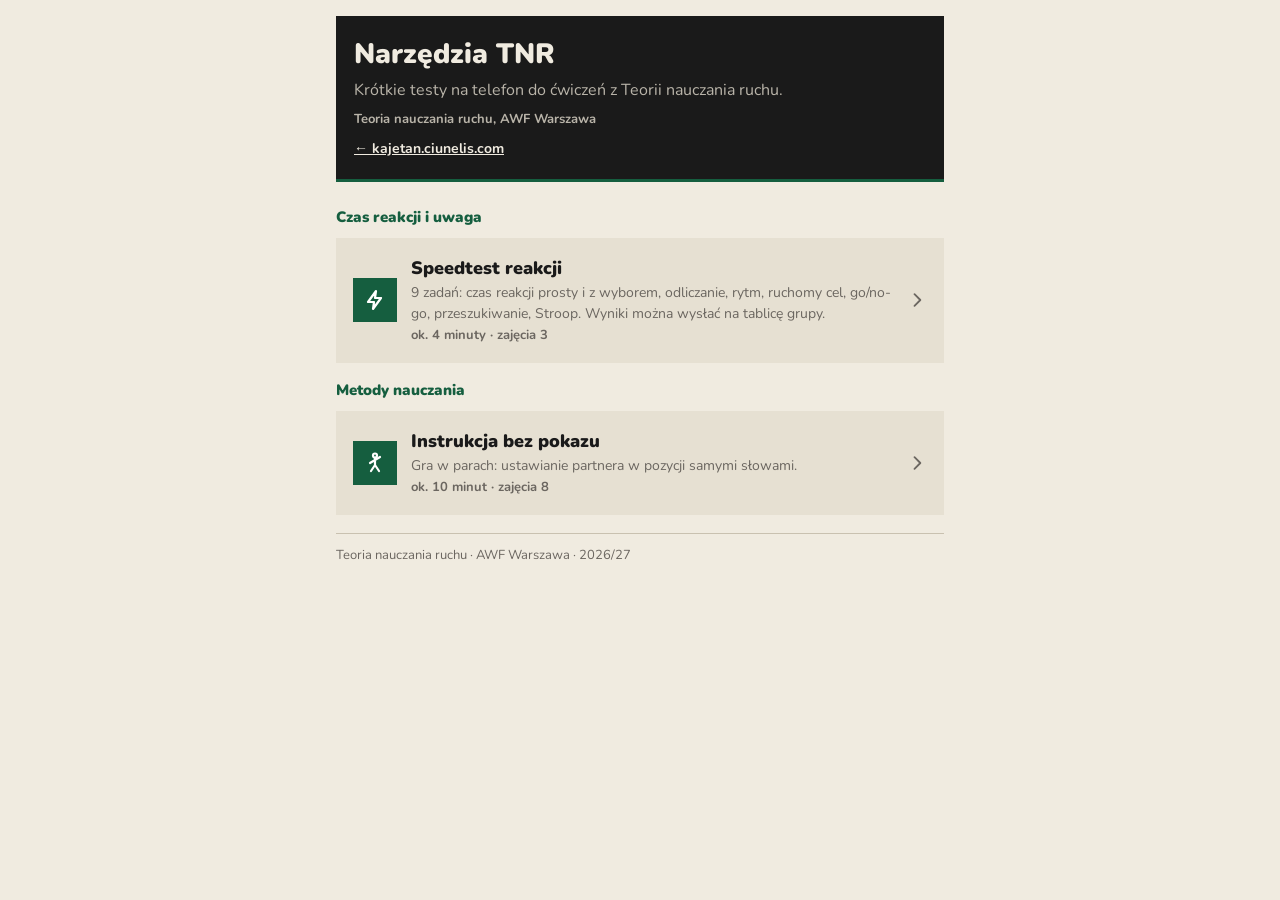
<file: index.html>
<!doctype html>
<html lang="pl">
<head>
<meta charset="utf-8">
<meta name="viewport" content="width=device-width,initial-scale=1,viewport-fit=cover">
<meta name="color-scheme" content="light dark">
<title>Narzędzia TNR</title>
<meta name="description" content="Narzędzia do ćwiczeń z Teorii nauczania ruchu, AWF Warszawa: testy czasu reakcji na telefonie i gra w instrukcję bez pokazu.">
<link rel="stylesheet" href="fonts/nunito.css">
<style>
/* Szata jak na kajetan.ciunelis.com: czerń 1A1A1A, krem F0EBE0, zieleń butelkowa 155E3F, Nunito, zero zaokrągleń.
   Żółty FBAE40 tylko jako kształt, nigdy żółty tekst na bieli.
   Nowe narzędzie = nowy folder (np. /stroop/) + jedna karta w <main> niżej. */
:root{
  color-scheme:light;
  --bg:#f0ebe0; --panel:#e6e0d2; --tile:#d9d2c2; --line:#c9c1b0;
  --ink:#1a1a1a; --muted:#6b6660;
  --brand:#155e3f; --brand-dk:#0f4630; --accent:#155e3f; --on-brand:#f0ebe0; --brand-sub:#b9b4a9;
  --yellow:#fbae40;
}
@media (prefers-color-scheme: dark){ :root:not([data-theme="light"]){
  color-scheme:dark;
  --bg:#1a1a1a; --panel:#242424; --tile:#303030; --line:#3d3d3d;
  --ink:#f0ebe0; --muted:#a39d94; --accent:#4caf7d;
}}
:root[data-theme="dark"]{
  color-scheme:dark;
  --bg:#1a1a1a; --panel:#242424; --tile:#303030; --line:#3d3d3d;
  --ink:#f0ebe0; --muted:#a39d94; --accent:#4caf7d;
}
*{box-sizing:border-box}
body{margin:0;background:var(--bg);color:var(--ink);font-family:Nunito,"Segoe UI",Arial,sans-serif;font-size:16px;line-height:1.5;-webkit-text-size-adjust:100%}
.wrap{max-width:640px;margin:0 auto;padding-inline:16px;padding-block:16px 40px;display:flex;flex-direction:column;gap:18px}
.band{position:relative;background:#1a1a1a;border-bottom:3px solid var(--brand);color:var(--on-brand);border-radius:0;padding:22px 18px 20px;display:flex;flex-direction:column;gap:8px;overflow:hidden}
.band .mark{display:none}
.band h1{font-size:28px;font-weight:900;margin:0;line-height:1.15;text-wrap:balance}
.band p{margin:0;color:var(--brand-sub);max-width:52ch}
.band .org{font-size:13px;font-weight:700}
.band a{color:var(--on-brand);font-weight:700;font-size:14px}
.band a:hover{color:#4caf7d}
h2{font-size:15px;font-weight:900;margin:6px 0 0;color:var(--accent)}
.tools{display:flex;flex-direction:column;gap:10px}
a.tool{display:flex;gap:14px;align-items:center;text-decoration:none;color:var(--ink);background:var(--panel);border:1.5px solid transparent;border-radius:0;padding:16px}
a.tool:hover{border-color:var(--accent)}
a.tool:focus-visible{outline:2px solid var(--accent);outline-offset:2px}
.tool .ico{flex:0 0 44px;height:44px;border-radius:0;background:var(--brand);display:grid;place-items:center}
.tool .ico svg{width:24px;height:24px;stroke:#ffffff;fill:none;stroke-width:2.2;stroke-linecap:round;stroke-linejoin:round}
.tool .txt{flex:1 1 auto;min-width:0}
.tool .nm,.tool .ds,.tool .meta{display:block}
.tool .nm{font-weight:900;font-size:18px}
.tool .ds{font-size:14px;color:var(--muted)}
.tool .meta{font-size:13px;color:var(--muted);font-weight:700;margin-top:2px}
.tool .go{flex:0 0 auto;width:20px;height:20px;stroke:var(--muted);fill:none;stroke-width:2.2;stroke-linecap:round;stroke-linejoin:round}
footer{font-size:13px;color:var(--muted);border-top:1px solid var(--line);padding-top:12px}
</style>
</head>
<body>
<div class="wrap">
  <header class="band">
    <span class="mark" aria-hidden="true"></span>
    <h1>Narzędzia TNR</h1>
    <p>Krótkie testy na telefon do ćwiczeń z Teorii nauczania ruchu.</p>
    <p class="org">Teoria nauczania ruchu, AWF Warszawa</p>
    <a href="https://kajetan.ciunelis.com/">← kajetan.ciunelis.com</a>
  </header>

  <main class="tools">
    <h2>Czas reakcji i uwaga</h2>
    <a class="tool" href="speedtest/">
      <span class="ico" aria-hidden="true"><svg viewBox="0 0 24 24"><path d="M13 3L5 14h6l-1 7 8-11h-6z"/></svg></span>
      <span class="txt">
        <span class="nm">Speedtest reakcji</span>
        <span class="ds">9 zadań: czas reakcji prosty i z wyborem, odliczanie, rytm, ruchomy cel, go/no-go, przeszukiwanie, Stroop. Wyniki można wysłać na tablicę grupy.</span>
        <span class="meta">ok. 4 minuty · zajęcia 3</span>
      </span>
      <svg class="go" viewBox="0 0 24 24" aria-hidden="true"><path d="M9 5l7 7-7 7"/></svg>
    </a>
    <h2>Metody nauczania</h2>
    <a class="tool" href="bez-pokazu/">
      <span class="ico" aria-hidden="true"><svg viewBox="0 0 24 24"><circle cx="12" cy="4.5" r="2"/><path d="M12 7v7M12 9l-5 3M12 9l5-3M12 14l-4 6M12 14l4 6"/></svg></span>
      <span class="txt">
        <span class="nm">Instrukcja bez pokazu</span>
        <span class="ds">Gra w parach: ustawianie partnera w pozycji samymi słowami.</span>
        <span class="meta">ok. 10 minut · zajęcia 8</span>
      </span>
      <svg class="go" viewBox="0 0 24 24" aria-hidden="true"><path d="M9 5l7 7-7 7"/></svg>
    </a>
  </main>

  <footer>Teoria nauczania ruchu · AWF Warszawa · 2026/27</footer>
</div>
</body>
</html>
</file>
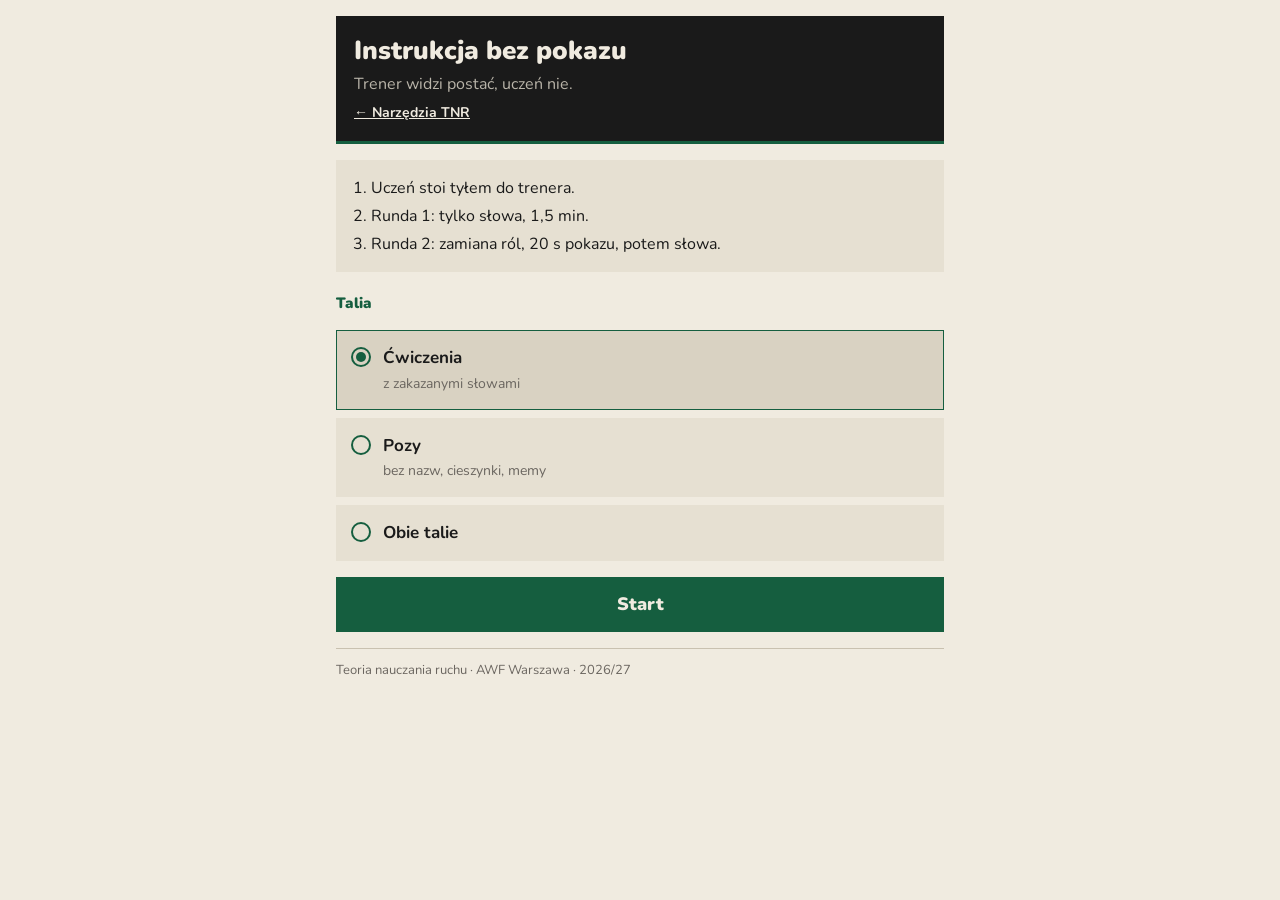
<file: bez-pokazu/index.html>
<!doctype html>
<html lang="pl">
<head>
<meta charset="utf-8">
<meta name="viewport" content="width=device-width,initial-scale=1,viewport-fit=cover">
<meta name="color-scheme" content="light dark">
<title>Instrukcja bez pokazu</title>
<meta name="description" content="Gra w parach do ćwiczeń z Teorii nauczania ruchu: ustaw partnera w pozycji tylko słowami, bez pokazu i bez zakazanych słów.">
<link rel="stylesheet" href="../fonts/nunito.css">
<style>
/* Szata jak na stronie startowej (kajetan.ciunelis.com): czerń, krem, zieleń butelkowa 155E3F, Nunito.
   Żółty FBAE40 tylko jako kształt, nigdy jako tekst na bieli. */
:root{
  color-scheme:light;
  --bg:#f0ebe0; --panel:#e6e0d2; --tile:#d9d2c2; --line:#c9c1b0;
  --ink:#1a1a1a; --muted:#6b6660;
  --brand:#155e3f; --brand-dk:#0f4630; --accent:#155e3f; --on-brand:#f0ebe0; --brand-sub:#b9b4a9;
  --fig:#155e3f; --fig-far:#9db5a4; --ground:#a8a296;
  --bad:#a3322b; --bad-soft:#f8e3e1;
  --yellow:#fbae40;
}
@media (prefers-color-scheme: dark){ :root:not([data-theme="light"]){
  color-scheme:dark;
  --bg:#1a1a1a; --panel:#242424; --tile:#303030; --line:#3d3d3d;
  --ink:#f0ebe0; --muted:#a39d94; --accent:#4caf7d;
  --fig:#4caf7d; --fig-far:#356b4f; --ground:#5c5852;
  --bad:#f08a80; --bad-soft:#3b1f1c;
}}
:root[data-theme="dark"]{
  color-scheme:dark;
  --bg:#1a1a1a; --panel:#242424; --tile:#303030; --line:#3d3d3d;
  --ink:#f0ebe0; --muted:#a39d94; --accent:#4caf7d;
  --fig:#4caf7d; --fig-far:#356b4f; --ground:#5c5852;
  --bad:#f08a80; --bad-soft:#3b1f1c;
}
*{box-sizing:border-box}
body{margin:0;background:var(--bg);color:var(--ink);font-family:Nunito,"Segoe UI",Arial,sans-serif;font-size:16px;line-height:1.5;-webkit-text-size-adjust:100%}
.wrap{max-width:640px;margin:0 auto;padding-inline:16px;padding-block:16px 40px;display:flex;flex-direction:column;gap:16px}
.scr{display:flex;flex-direction:column;gap:16px}
.band{position:relative;background:#1a1a1a;border-bottom:3px solid var(--brand);color:var(--on-brand);border-radius:0;padding:20px 18px 18px;display:flex;flex-direction:column;gap:6px;overflow:hidden}
.band .mark{display:none}
.band h1{font-size:26px;font-weight:900;margin:0;line-height:1.15;text-wrap:balance}
.band p{margin:0;color:var(--brand-sub);max-width:54ch}
.band a{color:var(--on-brand);font-weight:700;font-size:14px}
h2{font-size:15px;font-weight:900;margin:4px 0 0;color:var(--accent)}
.panel{background:var(--panel);border-radius:0;padding:16px;display:flex;flex-direction:column;gap:10px}
.panel ol,.panel ul{margin:0;padding-left:1.2em;display:flex;flex-direction:column;gap:4px}
.choices{display:flex;flex-direction:column;gap:8px}
.choice{display:flex;gap:12px;align-items:flex-start;background:var(--panel);border:1.5px solid transparent;border-radius:0;padding:14px;cursor:pointer;text-align:left;font:inherit;color:inherit}
.choice[aria-pressed="true"]{border-color:var(--accent);background:var(--tile)}
.choice .dot{flex:0 0 20px;height:20px;border-radius:50%;border:2px solid var(--accent);margin-top:2px;display:grid;place-items:center}
.choice[aria-pressed="true"] .dot::after{content:"";width:10px;height:10px;border-radius:50%;background:var(--accent)}
.choice b{display:block;font-size:17px}
.choice span.ds{font-size:14px;color:var(--muted)}
button{font:inherit}
.btn{appearance:none;border:0;border-radius:0;background:var(--brand);color:var(--on-brand);font-weight:900;font-size:18px;padding:14px 18px;cursor:pointer;width:100%}
.btn:hover{background:var(--brand-dk)}
.btn.sec{background:transparent;color:var(--accent);border:1.5px solid var(--accent)}
.btn:focus-visible,.choice:focus-visible,.seg button:focus-visible{outline:2px solid var(--accent);outline-offset:2px}
.row{display:flex;gap:10px}
.row>*{flex:1 1 0}
.stage{display:flex;align-items:center;justify-content:space-between;gap:10px;font-size:14px;color:var(--muted);font-weight:700}
.stage .tag{background:var(--tile);color:var(--ink);border-radius:0;padding:3px 10px}
.rule{background:var(--brand);color:var(--on-brand);border-radius:0;padding:12px 14px;font-weight:700}
.card{background:var(--panel);border-radius:0;padding:12px 12px 14px;display:flex;flex-direction:column;gap:10px;align-items:stretch}
.card .nm{font-size:20px;font-weight:900;text-align:center;text-wrap:balance}
.card .sub{font-size:14px;color:var(--muted);text-align:center;margin-top:-6px}
.fig{width:100%;max-height:46vh;display:block}
.taboo{display:flex;flex-direction:column;gap:6px}
.taboo .lbl{font-size:13px;font-weight:900;letter-spacing:.04em;text-transform:uppercase;color:var(--bad)}
.chips{display:flex;flex-wrap:wrap;gap:6px}
.chip{background:var(--bad-soft);color:var(--bad);border-radius:0;padding:3px 11px;font-weight:700;text-decoration:line-through;text-decoration-thickness:1.5px}
.timer{display:flex;align-items:center;gap:12px}
.timer .t{font-size:40px;font-weight:900;font-variant-numeric:tabular-nums;min-width:4.2ch}
.timer .ph{font-size:14px;color:var(--muted);font-weight:700}
.timer.end .t{color:var(--bad)}
.seg{display:flex;flex-direction:column;gap:8px}
.seg .it{display:flex;align-items:center;justify-content:space-between;gap:10px;background:var(--bg);border-radius:0;padding:8px 10px}
.seg .it b{font-size:16px}
.seg .bt{display:flex;gap:6px}
.seg button{border:1.5px solid var(--line);background:var(--bg);color:var(--ink);border-radius:0;padding:6px 12px;font-weight:700;cursor:pointer}
.seg button[aria-pressed="true"]{background:var(--brand);border-color:var(--brand);color:var(--on-brand)}
.score{display:flex;gap:10px}
.score .s{flex:1;background:var(--panel);border-radius:0;padding:12px;text-align:center}
.score .s b{display:block;font-size:30px;font-weight:900;color:var(--accent);font-variant-numeric:tabular-nums}
.score .s span{font-size:14px;color:var(--muted)}
.note{font-size:14px;color:var(--muted);margin:0;max-width:60ch}
[hidden]{display:none!important}
footer{font-size:13px;color:var(--muted);border-top:1px solid var(--line);padding-top:12px}
</style>
</head>
<body>
<div class="wrap">
  <header class="band">
    <span class="mark" aria-hidden="true"></span>
    <h1>Instrukcja bez pokazu</h1>
    <p>Trener widzi postać, uczeń nie.</p>
    <a href="../">← Narzędzia TNR</a>
  </header>

  <!-- ===================================================== start -->
  <section id="s-start" class="scr">
    <div class="panel">
      <ol>
        <li>Uczeń stoi tyłem do trenera.</li>
        <li>Runda 1: tylko słowa, 1,5 min.</li>
        <li>Runda 2: zamiana ról, 20 s pokazu, potem słowa.</li>
      </ol>
    </div>
    <h2>Talia</h2>
    <div class="choices" id="talie" role="radiogroup" aria-label="Talia kart">
      <button class="choice" type="button" data-talia="cw" aria-pressed="true"><span class="dot"></span><span><b>Ćwiczenia</b><span class="ds">z zakazanymi słowami</span></span></button>
      <button class="choice" type="button" data-talia="pozy" aria-pressed="false"><span class="dot"></span><span><b>Pozy</b><span class="ds">bez nazw, cieszynki, memy</span></span></button>
      <button class="choice" type="button" data-talia="obie" aria-pressed="false"><span class="dot"></span><span><b>Obie talie</b></span></button>
    </div>
    <button class="btn" id="b-start" type="button">Start</button>
  </section>

  <!-- ===================================================== karta -->
  <section id="s-karta" class="scr" hidden>
    <div class="stage"><span id="k-runda">Runda 1</span><span class="tag" id="k-talia">Ćwiczenia</span></div>
    <div class="rule" id="k-zasada">Tylko słowa</div>
    <div class="card">
      <div class="nm" id="k-nazwa"></div>
      <div class="sub" id="k-widok"></div>
      <svg class="fig" id="k-fig" role="img" aria-label="Postać do odtworzenia"></svg>
      <div class="taboo" id="k-tabu"><span class="lbl">Nie mów</span><div class="chips" id="k-chips"></div></div>
    </div>
    <div class="timer" id="k-timer">
      <span class="t" id="k-t">1:30</span>
      <span class="ph" id="k-ph"></span>
    </div>
    <div class="row">
      <button class="btn sec" id="b-timer" type="button">Od nowa</button>
      <button class="btn" id="b-pokaz" type="button">Pokaż kartę</button>
    </div>
    <button class="btn sec" id="b-inna" type="button">Inna karta</button>
  </section>

  <!-- ===================================================== porównanie -->
  <section id="s-ocena" class="scr" hidden>
    <div class="stage"><span id="o-runda">Runda 1: porównanie</span></div>
    <div class="card">
      <div class="nm" id="o-nazwa"></div>
      <svg class="fig" id="o-fig" role="img" aria-label="Postać z karty"></svg>
    </div>
    <div class="panel">
      <h2 style="margin:0">Zgadza się?</h2>
      <div class="seg" id="o-seg"></div>
    </div>
    <button class="btn" id="b-dalej" type="button">Dalej</button>
  </section>

  <!-- ===================================================== podsumowanie -->
  <section id="s-koniec" class="scr" hidden>
    <h2>Wynik</h2>
    <div class="score">
      <div class="s"><b id="w1">–</b><span>słowa</span></div>
      <div class="s"><b id="w2">–</b><span>pokaz + słowa</span></div>
    </div>
    <div class="panel">
      <ul>
        <li>Które słowa pomagały?</li>
        <li>Co dał pokaz?</li>
      </ul>
    </div>
    <button class="btn" id="b-znowu" type="button">Jeszcze raz</button>
  </section>
  <footer>Teoria nauczania ruchu · AWF Warszawa · 2026/27</footer>
</div>

<script>
/*POZY-START*/
const POZY = {
  "cw": [
    {"id": "pompka-noga", "nazwa": "Pompka z uniesioną nogą", "widok": "z boku", "tabu": ["pompka", "podpór", "deska", "noga w górę"],
     "fk":{"tulow":20,"glowa":20,"rb":[270,270],"rd":[270,270],"nb":[183,183],"nd":[203,203],"db":"podpor","dd":"podpor"}},
    {"id": "deska-reka", "nazwa": "Deska na przedramionach z ręką w przód", "widok": "z boku", "tabu": ["deska", "plank", "podpór", "superman"],
     "fk":{"tulow":12,"glowa":12,"rb":[12,12],"rd":[270,0],"nb":[186,186],"nd":[186,186]}},
    {"id": "wykrok-rece", "nazwa": "Wykrok w przód, tułów pochylony, ręce skośnie w przód", "widok": "z boku", "tabu": ["wykrok", "lunge", "krok", "klęk", "ręce w górę"],
     "fk":{"tulow":65,"glowa":65,"rb":[30,30],"rd":[30,30],"nb":[358,268],"nd":[258,180],"sd":180}},
    {"id": "mostek-jednonoz", "nazwa": "Mostek biodrowy na jednej nodze", "widok": "z boku", "tabu": ["mostek", "most", "bridge", "biodra w górę", "jedna noga"],
     "fk":{"tulow":206,"glowa":180,"rb":[0,0],"rd":[0,0],"nb":[25,25],"nd":[8,280]}},
    {"id": "bird-dog", "nazwa": "Klęk podparty z wyprostem ręki i nogi", "widok": "z boku", "tabu": ["bird dog", "pies", "czworaki", "klęk podparty", "kot"],
     "fk":{"tulow":21,"glowa":8,"rb":[30,30],"rd":[270,270],"nb":[270,180],"nd":[184,184],"dd":"podpor","sb":180}},
    {"id": "martwy-jednonoz", "nazwa": "Martwy ciąg na jednej nodze", "widok": "z boku", "tabu": ["martwy ciąg", "deadlift", "jaskółka", "waga", "jedna noga"],
     "fk":{"tulow":10,"glowa":5,"rb":[270,270],"rd":[270,270],"nb":[280,262],"nd":[178,178],"db":"piesc","dd":"piesc"}},
    {"id": "jaskolka-rece", "nazwa": "Jaskółka z rękami w dół", "widok": "z boku", "tabu": ["jaskółka", "waga", "samolot", "balans", "równoważnia"],
     "fk":{"tulow":2,"glowa":5,"rb":[270,270],"rd":[270,270],"nb":[270,270],"nd":[180,180]}},
    {"id": "klek-jednonoz", "nazwa": "Klęk jednonóż, ręka skośnie w górę, druga w przód", "widok": "z boku", "tabu": ["klęk", "rycerz", "oświadczyny", "wykrok", "kolano"],
     "fk":{"tulow":90,"glowa":90,"rb":[55,55],"rd":[0,0],"nb":[0,270],"nd":[270,180],"sd":180}},
    {"id": "stol", "nazwa": "Podpór tyłem z biodrami w górze", "widok": "z boku", "tabu": ["stół", "stolik", "krab", "mostek", "podpór tyłem"],
     "fk":{"tulow":162,"glowa":160,"rb":[270,270],"rd":[270,270],"nb":[0,270],"nd":[0,270],"db":"podpor","dd":"podpor"}},
    {"id": "hollow", "nazwa": "Leżenie tyłem z uniesionymi rękami i nogami", "widok": "z boku", "tabu": ["łódka", "hollow", "banan", "brzuszki", "leżenie"],
     "fk":{"tulow":165,"glowa":165,"rb":[150,150],"rd":[150,150],"nb":[15,15],"nd":[15,15],"sb":15,"sd":15}},
    {"id": "plywanie", "nazwa": "Leżenie przodem, uniesiona ręka i przeciwna noga", "widok": "z boku", "tabu": ["superman", "pływanie", "łódka", "rybka", "leżenie"],
     "fk":{"tulow":6,"glowa":12,"rb":[18,18],"rd":[355,0],"nb":[180,180],"nd":[166,166],"sb":180,"sd":166}},
    {"id": "sklon-rece", "nazwa": "Skłon w przód, ręce w tył i w górę", "widok": "z boku", "tabu": ["skłon", "ukłon", "dzień dobry", "good morning", "ręce w tył"],
     "fk":{"tulow":15,"glowa":5,"rb":[150,150],"rd":[150,150],"nb":[270,270],"nd":[270,270]}},
    {"id": "deska-boczna-noga", "nazwa": "Deska boczna z nogą uniesioną w górę", "widok": "z przodu", "tabu": ["deska", "boczna", "plank", "gwiazda", "podpór"],
     "fk":{"tulow":14,"glowa":14,"rb":[270,0],"rd":[90,90],"nb":[194,194],"nd":[166,166],"przod":true}},
    {"id": "wykrok-boczny", "nazwa": "Wykrok w bok, ręce w różnych kierunkach", "widok": "z przodu", "tabu": ["wykrok", "boczny", "lunge", "przysiad", "rozkrok"],
     "fk":{"tulow":80,"glowa":80,"rb":[45,45],"rd":[180,180],"nb":[315,270],"nd":[238,238],"db":"piesc","przod":true}},
    {"id": "noga-w-bok", "nazwa": "Stanie na jednej nodze, druga w bok", "widok": "z przodu", "tabu": ["bocian", "flaming", "jedna noga", "noga w bok", "gwiazda"],
     "fk":{"tulow":95,"glowa":95,"rb":[30,30],"rd":[200,250],"nb":[270,270],"nd":[215,215],"db":"palec","dd":"piesc","przod":true}},
    {"id": "sklon-boczny", "nazwa": "Skłon w bok w rozkroku, ręka nad głową", "widok": "z przodu", "tabu": ["skłon", "bok", "rozkrok", "przechył", "sięgnij"],
     "fk":{"tulow":115,"glowa":125,"rb":[130,160],"rd":[260,265],"nb":[290,290],"nd":[250,250],"przod":true}},
    {"id": "przysiad-szeroki", "nazwa": "Szeroki przysiad, ręce zgięte w górę", "widok": "z przodu", "tabu": ["przysiad", "sumo", "kaktus", "szeroko", "rozkrok"],
     "fk":{"tulow":90,"glowa":90,"rb":[0,90],"rd":[180,90],"nb":[320,270],"nd":[220,270],"db":"piesc","dd":"piesc","przod":true}}
  ],
  "pozy": [
    {"id": "A", "nazwa": "Poza A", "widok": "z przodu",
     "fk":{"tulow":90,"glowa":90,"rb":[42,66],"rd":[180,180],"nb":[287,270],"nd":[186,285],"db":"piesc","przod":true}},
    {"id": "B", "nazwa": "Poza B", "widok": "z przodu",
     "fk":{"tulow":73,"glowa":67,"rb":[292,281],"rd":[106,63],"nb":[308,295],"nd":[232,245],"przod":true}},
    {"id": "C", "nazwa": "Poza C", "widok": "z przodu",
     "fk":{"tulow":90,"glowa":90,"rb":[29,31],"rd":[209,211],"nb":[318,308],"nd":[215,259],"dd":"palec","sb":0,"przod":true}},
    {"id": "D", "nazwa": "Poza D", "widok": "z przodu",
     "fk":{"tulow":90,"glowa":117,"rb":[0,90],"rd":[180,90],"nb":[324,256],"nd":[216,284],"przod":true}},
    {"id": "E", "nazwa": "Poza E", "widok": "z przodu",
     "fk":{"tulow":90,"glowa":90,"rb":[40,95],"rd":[205,205],"nb":[270,270],"nd":[215,275],"db":"piesc","przod":true}},
    {"id": "F", "nazwa": "Poza F", "widok": "z przodu",
     "fk":{"tulow":78,"glowa":70,"rb":[5,5],"rd":[150,90],"nb":[290,290],"nd":[248,248],"przod":true}},
    {"id": "G", "nazwa": "Poza G", "widok": "z przodu",
     "fk":{"tulow":90,"glowa":90,"rb":[0,90],"rd":[180,270],"nb":[305,250],"nd":[235,290],"dd":"piesc","przod":true}},
    {"id": "H", "nazwa": "Poza H", "widok": "z przodu",
     "fk":{"tulow":104,"glowa":110,"rb":[60,60],"rd":[220,300],"nb":[282,282],"nd":[258,200],"db":"palec","przod":true}},
    {"id": "siuuu", "nazwa": "Cieszynka „Siuuu”", "widok": "z przodu", "tabu": ["Ronaldo", "siu", "CR7", "cieszynka", "gol"],
     "fk":{"tulow":90,"glowa":95,"rb":[320,320],"rd":[220,220],"nb":[300,275],"nd":[240,265],"patrzy":"gora","przod":true}},
    {"id": "dab", "nazwa": "Dab", "widok": "z przodu", "tabu": ["dab", "dabbing", "kichnięcie", "łokieć", "taniec"],
     "fk":{"tulow":90,"glowa":60,"rb":[20,150],"rd":[150,150],"nb":[280,280],"nd":[260,260],"patrzy":"dol","przod":true}},
    {"id": "bolt", "nazwa": "Cieszynka Bolta", "widok": "z przodu", "tabu": ["Bolt", "Usain", "błyskawica", "sprinter", "celowanie"],
     "fk":{"tulow":98,"glowa":95,"rb":[35,35],"rd":[200,35],"db":"palec","dd":"palec","nb":[295,270],"nd":[245,245],"patrzy":"prawo","przod":true}},
    {"id": "zuraw", "nazwa": "Żuraw z „Karate Kid”", "widok": "z przodu", "tabu": ["żuraw", "Karate Kid", "karate", "kopnięcie", "bocian"],
     "fk":{"tulow":90,"glowa":90,"rb":[40,40],"rd":[140,140],"kb":300,"kd":240,"nb":[325,260],"nd":[270,270],"przod":true}},
    {"id": "jackson", "nazwa": "Pochylenie Michaela Jacksona", "widok": "z boku", "tabu": ["Michael Jackson", "MJ", "Smooth Criminal", "pochylenie", "taniec"],
     "fk":{"tulow":45,"glowa":45,"rb":[225,225],"rd":[225,225],"nb":[225,225],"nd":[225,225],"sb":0,"sd":0}},
    {"id": "gangnam", "nazwa": "Gangnam Style", "widok": "z przodu", "tabu": ["Gangnam", "PSY", "koń", "lasso", "taniec"],
     "fk":{"tulow":90,"glowa":90,"rb":[260,190],"rd":[280,350],"db":"piesc","dd":"piesc","nb":[320,270],"nd":[220,270],"przod":true}},
    {"id": "messi", "nazwa": "Cieszynka Messiego", "widok": "z przodu", "tabu": ["Messi", "niebo", "palce w górę", "cieszynka", "gol"],
     "fk":{"tulow":90,"glowa":100,"rb":[5,90],"rd":[175,90],"db":"palec","dd":"palec","nb":[275,275],"nd":[265,265],"patrzy":"gora","przod":true}},
    {"id": "vandamme", "nazwa": "Szpagat Van Damme'a", "widok": "z przodu", "tabu": ["Van Damme", "szpagat", "ciężarówki", "Volvo", "rozkrok"],
     "fk":{"tulow":90,"glowa":90,"rb":[265,150],"rd":[275,30],"db":"piesc","dd":"piesc","nb":[0,0],"nd":[180,180],"sb":90,"sd":90,"przod":true}}
  ]
};
/*POZY-END*/
// ---------------------------------------------------------------- geometria postaci
/* Kąty w stopniach: 0 = w prawo, 90 = w górę, 180 = w lewo, 270 = w dół. fk: tulow (biodra → barki), glowa (szyja),
   rb / rd = ręka [ramię, przedramię], nb / nd = noga [udo, podudzie]. Widok z boku: postać zwrócona w prawo,
   „b” = strona bliższa patrzącemu, „d” = dalsza (jaśniejsza). Widok z przodu („przod”): „b” = prawa strona ekranu.
   Opcje: db / dd = dłoń („dlon” otwarta, „piesc”, „palec” wskazujący, „podpor” płasko na podłożu), kb / kd = kąt dłoni,
   sb / sd = kąt stopy, patrzy = kierunek twarzy (z boku: kąt; z przodu: „gora”, „dol”, „prawo”, „lewo”). */
const L = { tulow: 2.1, szyja: 0.85, r: 0.45, udo: 1.35, podudzie: 1.35, ramie: 1.0, przedramie: 1.0,
            bark: 0.5, biodro: 0.28, stopa: 0.5 };
const rad = d => d * Math.PI / 180;
const krok = (p, kat, dl) => [p[0] + dl * Math.cos(rad(kat)), p[1] + dl * Math.sin(rad(kat))];

function szkielet(poza) {
  const f = poza.fk, przod = !!f.przod, H = [0, 0];
  const S = krok(H, f.tulow, L.tulow), G = krok(S, f.glowa, L.szyja), pr = f.tulow - 90;
  const C = krok(S, f.tulow + 180, 0.18);                       // z boku obie ręce wychodzą z jednego barku
  const bark = przod ? [krok(S, pr, L.bark), krok(S, pr + 180, L.bark)] : [C, C];
  const biodro = przod ? [krok(H, pr, L.biodro), krok(H, pr + 180, L.biodro)] : [H, H];
  const reka = (start, katy, typ, kat) => {
    const lok = krok(start, katy[0], L.ramie), nad = krok(lok, katy[1], L.przedramie);
    typ = typ || "dlon";
    return { pts: [start, lok, nad], typ, kat: kat != null ? kat : (typ === "podpor" ? 0 : katy[1]) };
  };
  const noga = (start, katy, kat, strona) => {
    const kol = krok(start, katy[0], L.udo), kos = krok(kol, katy[1], L.podudzie);
    let dl = L.stopa;
    if (kat == null) {
      const a = ((katy[1] % 360) + 360) % 360;
      if (!przod) kat = katy[1] + 90;                           // z boku: palce w przód względem podudzia
      else if (a >= 210 && a <= 330) kat = strona > 0 ? 0 : 180; // z przodu, noga w dół: stopa na zewnątrz
      else { kat = katy[1]; dl = 0.22; }                         // z przodu, noga uniesiona: stopa w skrócie
    }
    return { pts: [start, kol, kos], kat, dl };
  };
  return { przod, H, S, G, bark, biodro,
           rb: reka(bark[0], f.rb, f.db, f.kb), rd: reka(bark[1], f.rd, f.dd, f.kd),
           nb: noga(biodro[0], f.nb, f.sb, 1), nd: noga(biodro[1], f.nd, f.sd, -1) };
}

function rysuj(svg, poza) {
  const s = szkielet(poza), f = poza.fk, n = v => v.toFixed(3);
  const obw = [];                                               // [x, y, promień] do obwiedni i podłoża
  const pt = (p, r) => { obw.push([p[0], p[1], r || 0]); return `${n(p[0])},${n(p[1])}`; };
  const kolo = (p, r, kl) => { obw.push([p[0], p[1], r]); return `<circle class="${kl}" cx="${n(p[0])}" cy="${n(p[1])}" r="${r}"/>`; };
  const odc = (a, b, kl, gr) => `<line class="${kl}" x1="${n(a[0])}" y1="${n(a[1])}" x2="${n(b[0])}" y2="${n(b[1])}"/>` + (pt(a, gr), pt(b, gr), "");

  function reka(r, dal) {
    const kl = dal ? "d" : "b", fl = dal ? "fd" : "fh", w = r.pts[2], pp = r.pts.map(p => pt(p, 0.14)).join(" ");
    let o = (dal ? "" : `<polyline class="ha" points="${pp}"/>`) + `<polyline class="${kl}" points="${pp}"/>`;
    if (!dal) o += kolo(r.pts[1], 0.075, "st");
    if (r.typ === "piesc") o += kolo(krok(w, r.kat, 0.1), 0.24, fl);
    else if (r.typ === "palec") {                              // pięść + palec wskazujący przy krawędzi pięści (nie ze środka)
      const c = krok(w, r.kat, 0.1), strona = Math.sign(w[0] - s.S[0]) || 1;
      const ocena = k => Math.sin(rad(k)) - 0.5 * strona * Math.cos(rad(k));   // przy pionowej dłoni palec od strony głowy
      const bok = ocena(r.kat + 90) >= ocena(r.kat - 90) ? r.kat + 90 : r.kat - 90;
      const p0 = krok(c, bok, 0.13), p1 = krok(p0, r.kat, 0.52), kc = krok(krok(c, bok + 180, 0.17), r.kat, 0.04);
      obw.push([p1[0], p1[1], 0.07]);
      o += kolo(c, 0.21, fl) + `<line class="${kl} pal" x1="${n(p0[0])}" y1="${n(p0[1])}" x2="${n(p1[0])}" y2="${n(p1[1])}"/>`
         + kolo(kc, 0.085, dal ? "fd" : "fb");                   // kciuk po przeciwnej stronie
    } else {
      const c = krok(w, r.kat, 0.22);
      obw.push([...krok(w, r.kat, 0.5), 0.05], [c[0], c[1], 0.2]);
      o += `<ellipse class="${fl}" cx="${n(c[0])}" cy="${n(c[1])}" rx="0.31" ry="0.2" transform="rotate(${r.kat} ${n(c[0])} ${n(c[1])})"/>`;
    }
    return o;
  }
  function noga(g, dal) {
    const kl = dal ? "d" : "b", k = g.pts[2], pp = g.pts.map(p => pt(p, 0.14)).join(" ");
    let o = (dal ? "" : `<polyline class="ha" points="${pp}"/>`) + `<polyline class="${kl}" points="${pp}"/>`;
    if (!dal) o += kolo(g.pts[1], 0.075, "st");
    return o + odc(krok(k, g.kat, -0.08), krok(k, g.kat, g.dl), kl + " sto", 0.11);
  }

  // tułów, szyja, głowa z twarzą
  let tul;
  if (s.przod) tul = `<polygon class="tb" points="${[s.bark[0], s.bark[1], s.biodro[1], s.biodro[0]].map(p => pt(p, 0.14)).join(" ")}"/>`;
  else tul = odc(s.H, s.S, "b tu", 0.2);
  tul += odc(s.S, s.G, "b sz", 0.1);
  let gl = kolo(s.G, L.r, "fb");
  if (s.przod) {
    const ox = { prawo: 0.17, lewo: -0.17 }[f.patrzy] || 0, oy = { gora: 0.2, dol: -0.2 }[f.patrzy] ?? 0.04;
    const lok = (x, y) => krok(krok(s.G, f.glowa - 90, x), f.glowa, y);
    gl += kolo(lok(ox - 0.16, oy), 0.065, "tw") + kolo(lok(ox + 0.16, oy), 0.065, "tw");
    if (oy > -0.1) { const a = lok(ox - 0.1, oy - 0.22), b = lok(ox + 0.1, oy - 0.22);
      gl += `<line class="us" x1="${n(a[0])}" y1="${n(a[1])}" x2="${n(b[0])}" y2="${n(b[1])}"/>`; }
  } else {
    const g = f.patrzy != null ? f.patrzy : f.glowa - 90;
    const nos = [krok(s.G, g + 24, L.r - 0.03), krok(s.G, g, L.r + 0.2), krok(s.G, g - 24, L.r - 0.03)];
    gl += `<polygon class="fb" points="${nos.map(p => pt(p)).join(" ")}"/>` + kolo(krok(krok(s.G, g, 0.2), f.glowa, 0.12), 0.065, "tw");
  }

  const warstwy = s.przod ? [noga(s.nd), noga(s.nb), tul, gl, reka(s.rd), reka(s.rb)]
                          : [noga(s.nd, true), reka(s.rd, true), tul, gl, noga(s.nb), reka(s.rb)];
  const pad = 0.55;
  const y0 = Math.min(...obw.map(p => p[1] - p[2])), y1 = Math.max(...obw.map(p => p[1] + p[2]));
  const x0 = Math.min(...obw.map(p => p[0] - p[2])), x1 = Math.max(...obw.map(p => p[0] + p[2]));
  const w = Math.max(x1 - x0 + 2 * pad, 5.2), h = Math.max(y1 - y0 + 2 * pad, 4.2), vx = (x0 + x1) / 2 - w / 2;
  const top = y0 - pad + h;                                     // podłoże = najniższy punkt postaci
  svg.setAttribute("viewBox", `${n(vx)} 0 ${n(w)} ${n(h)}`);
  svg.innerHTML = `<style>.b,.d{fill:none;stroke-width:.23;stroke-linecap:round;stroke-linejoin:round}`
    + `.b{stroke:var(--fig)}.d{stroke:var(--fig-far)}.tu{stroke-width:.44}.sz{stroke-width:.2}.sto{stroke-width:.24}.pal{stroke-width:.13}`
    + `.ha{fill:none;stroke:var(--panel);stroke-width:.37;stroke-linecap:round;stroke-linejoin:round}`
    + `.fb{fill:var(--fig)}.fh{fill:var(--fig);stroke:var(--panel);stroke-width:.05}.fd{fill:var(--fig-far)}.tb{fill:var(--fig);stroke:var(--fig);stroke-width:.24;stroke-linejoin:round}`
    + `.st,.tw{fill:var(--panel)}.us{stroke:var(--panel);stroke-width:.05;stroke-linecap:round}.gr{stroke:var(--ground);stroke-width:.05}</style>`
    + `<g transform="translate(0 ${n(top)}) scale(1 -1)"><line class="gr" x1="${n(vx + 0.15)}" y1="${n(y0)}" x2="${n(vx + w - 0.15)}" y2="${n(y0)}"/>`
    + warstwy.join("") + `</g>`;
}


// ---------------------------------------------------------------- stan gry
const $ = id => document.getElementById(id);
const ekrany = ["s-start", "s-karta", "s-ocena", "s-koniec"];
const pokaz = id => { ekrany.forEach(e => $(e).hidden = e !== id); window.scrollTo(0, 0); };
let talia = "cw", runda = 1, karta = null, wyniki = [null, null], stos = [];
const zuzyte = new Set();

function losuj() {
  const pula = talia === "obie" ? [...POZY.cw, ...POZY.pozy] : POZY[talia];
  let wolne = pula.filter(p => !zuzyte.has(p.id));
  if (!wolne.length) { pula.forEach(p => zuzyte.delete(p.id)); wolne = pula.slice(); }
  const p = wolne[Math.floor(Math.random() * wolne.length)];
  zuzyte.add(p.id);
  return p;
}

// ---------------------------------------------------------------- stoper
let tStart = 0, tDl = 90, tId = null, tSek = 0;
function format(s) { s = Math.max(0, Math.ceil(s)); return `${Math.floor(s / 60)}:${String(s % 60).padStart(2, "0")}`; }
function stoperReset() {
  clearInterval(tId); tId = null;
  $("k-t").textContent = format(tDl); $("k-timer").classList.remove("end");
  $("b-timer").textContent = "Start";
  $("k-ph").textContent = "";
}
function stoperTik() {
  const zostalo = tDl - (performance.now() - tStart) / 1000;
  $("k-t").textContent = format(zostalo);
  if (runda === 2) {
    const minelo = tDl - zostalo;
    $("k-ph").textContent = minelo < 20 ? `pokaz: ${Math.ceil(20 - minelo)} s` : "słowa";
    if (minelo >= 20 && tSek < 20) { try { navigator.vibrate && navigator.vibrate(150); } catch (e) {} }
    tSek = minelo;
  }
  if (zostalo <= 0) {
    clearInterval(tId); tId = null;
    $("k-timer").classList.add("end"); $("k-ph").textContent = "koniec";
    try { navigator.vibrate && navigator.vibrate([200, 100, 200]); } catch (e) {}
  }
}
function stoperStart() {
  clearInterval(tId); tStart = performance.now(); tSek = 0; $("k-timer").classList.remove("end"); $("k-ph").textContent = "";
  $("b-timer").textContent = "Od nowa"; tId = setInterval(stoperTik, 200); stoperTik();
}
$("b-timer").addEventListener("click", stoperStart);

// ---------------------------------------------------------------- ekrany
function pokazKarte() {
  karta = losuj();
  const cw = !!karta.tabu;
  $("k-runda").textContent = runda === 1 ? "Runda 1" : "Runda 2 · zamiana ról";
  $("k-talia").textContent = POZY.cw.includes(karta) ? "Ćwiczenia" : "Pozy";
  $("k-zasada").textContent = runda === 1 ? "Tylko słowa" : "20 s pokazu, potem słowa";
  $("k-nazwa").textContent = karta.nazwa;
  $("k-widok").textContent = karta.widok === "z boku" ? "z boku · jaśniejsza: dalsza ręka i noga" : "z przodu · prawa ręka po lewej";
  rysuj($("k-fig"), karta);
  $("k-tabu").hidden = !cw || !karta.tabu.length;
  $("k-chips").innerHTML = cw ? karta.tabu.map(t => `<span class="chip">${t}</span>`).join("") : "";
  pokaz("s-karta");
  stoperStart();
}

const CZESCI = ["tułów i głowa", "ręce", "nogi"];
let ocena = [null, null, null];
function pokazOcene() {
  clearInterval(tId); tId = null;
  $("o-runda").textContent = `Runda ${runda}`;
  $("o-nazwa").textContent = karta.nazwa;
  rysuj($("o-fig"), karta);
  ocena = [null, null, null];
  $("o-seg").innerHTML = CZESCI.map((c, i) => `<div class="it"><b>${c}</b><span class="bt">`
    + `<button type="button" data-i="${i}" data-v="1" aria-pressed="false">tak</button>`
    + `<button type="button" data-i="${i}" data-v="0" aria-pressed="false">nie</button></span></div>`).join("");
  $("b-dalej").textContent = runda === 1 ? "Runda 2" : "Wynik";
  pokaz("s-ocena");
}
$("o-seg").addEventListener("click", e => {
  const b = e.target.closest("button"); if (!b) return;
  const i = +b.dataset.i; ocena[i] = +b.dataset.v;
  b.parentElement.querySelectorAll("button").forEach(x => x.setAttribute("aria-pressed", String(x === b)));
});

$("talie").addEventListener("click", e => {
  const b = e.target.closest(".choice"); if (!b) return;
  talia = b.dataset.talia;
  $("talie").querySelectorAll(".choice").forEach(x => x.setAttribute("aria-pressed", String(x === b)));
});
$("b-start").addEventListener("click", () => { runda = 1; wyniki = [null, null]; pokazKarte(); });
$("b-inna").addEventListener("click", pokazKarte);
$("b-pokaz").addEventListener("click", pokazOcene);
$("b-dalej").addEventListener("click", () => {
  wyniki[runda - 1] = ocena.reduce((a, v) => a + (v || 0), 0);
  if (runda === 1) { runda = 2; pokazKarte(); return; }
  $("w1").textContent = `${wyniki[0]}/3`; $("w2").textContent = `${wyniki[1]}/3`;
  pokaz("s-koniec");
});
$("b-znowu").addEventListener("click", () => { runda = 1; wyniki = [null, null]; pokazKarte(); });
</script>
</body>
</html>
</file>
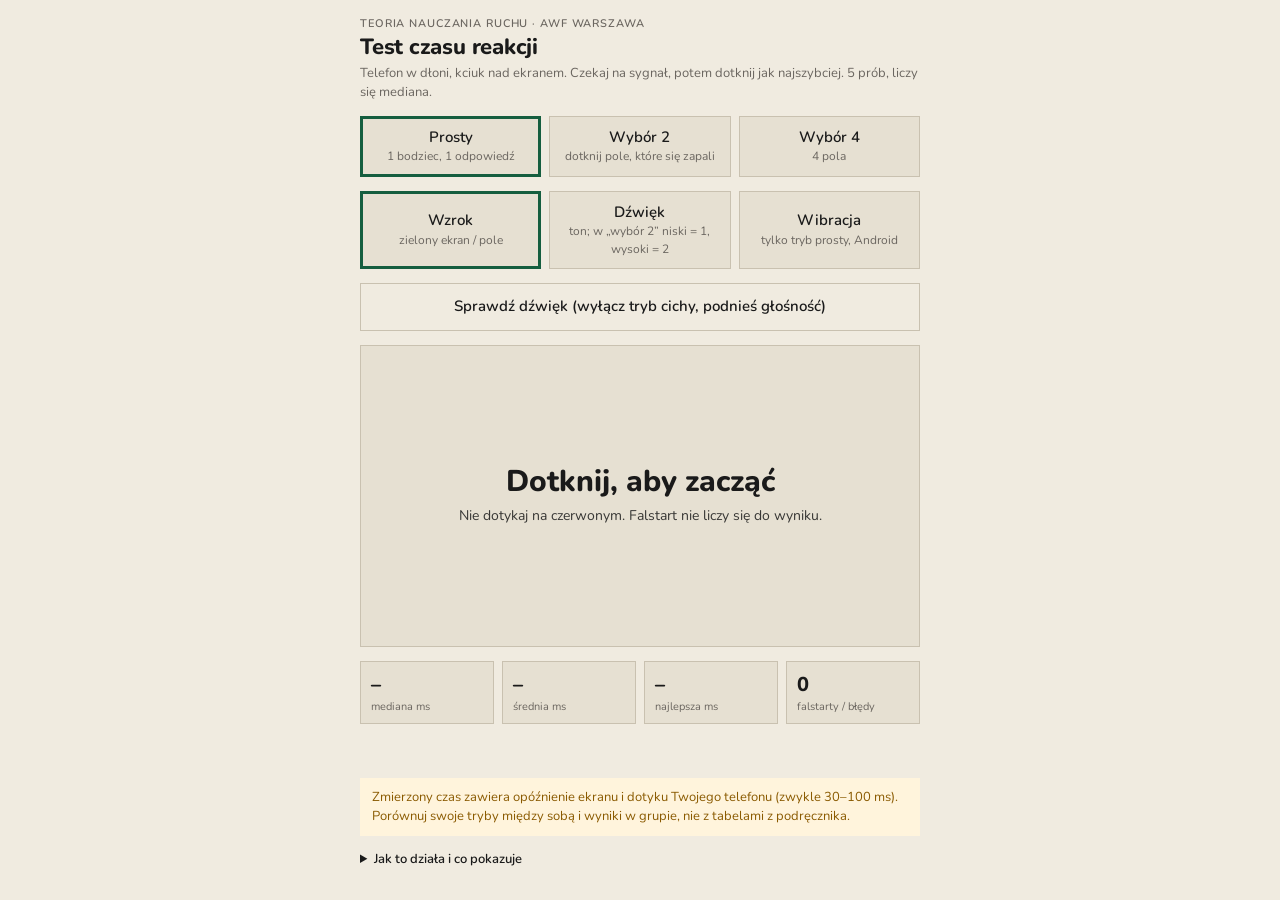
<file: czas-reakcji/index.html>
<!doctype html>
<html lang="pl">
<head>
<meta charset="utf-8">
<meta name="viewport" content="width=device-width, initial-scale=1, viewport-fit=cover">
<meta name="color-scheme" content="light dark">
<title>Test czasu reakcji – TNR</title>
<link rel="stylesheet" href="../fonts/nunito.css">
<style>
:root{
  --bg:#f0ebe0; --panel:#e6e0d2; --ink:#1a1a1a; --muted:#6b6660; --line:#c9c1b0;
  --accent:#155e3f; --wait:#b83a2e; --go:#1f9d5a; --go-ink:#ffffff; --warn:#8a5a00; --warn-bg:#fff4dc;
  --btn:#1a1a1a; --btn-ink:#f0ebe0; --tile:#d9d2c2; --tile-hit:#1f9d5a;
}
@media (prefers-color-scheme: dark){ :root:not([data-theme="light"]){
  --bg:#1a1a1a; --panel:#242424; --ink:#f0ebe0; --muted:#a39d94; --line:#3d3d3d;
  --accent:#4caf7d; --wait:#d24b3d; --go:#25b569; --go-ink:#06140c; --warn:#f2c26b; --warn-bg:#2a2313;
  --btn:#f0ebe0; --btn-ink:#1a1a1a; --tile:#303030; --tile-hit:#25b569;
}}
:root[data-theme="dark"]{
  --bg:#1a1a1a; --panel:#242424; --ink:#f0ebe0; --muted:#a39d94; --line:#3d3d3d;
  --accent:#4caf7d; --wait:#d24b3d; --go:#25b569; --go-ink:#06140c; --warn:#f2c26b; --warn-bg:#2a2313;
  --btn:#f0ebe0; --btn-ink:#1a1a1a; --tile:#303030; --tile-hit:#25b569;
}
html,body{height:100%}
body{margin:0;background:var(--bg);color:var(--ink);font-family:Nunito,system-ui,-apple-system,"Segoe UI",sans-serif;font-size:15px;line-height:1.45;
  -webkit-text-size-adjust:100%;touch-action:manipulation;user-select:none;-webkit-user-select:none}
.wrap{max-width:560px;margin:0 auto;padding-block:16px 32px;padding-inline:16px;display:flex;flex-direction:column;gap:14px}
h1{font-size:22px;font-weight:800;margin:0;letter-spacing:-.01em;text-wrap:balance}
.sub{color:var(--muted);font-size:13px;margin:0}
.eyebrow{font-size:11px;letter-spacing:.08em;text-transform:uppercase;color:var(--muted);font-weight:600}
.modes{display:flex;gap:8px;flex-wrap:wrap}
.mode{flex:1 1 0;min-width:96px;border:1px solid var(--line);background:var(--panel);color:var(--ink);border-radius:0;padding:10px 8px;font:inherit;font-weight:600;cursor:pointer}
.mode:disabled{opacity:.4;cursor:not-allowed}
.mode[aria-pressed="true"]{border-color:var(--accent);box-shadow:inset 0 0 0 2px var(--accent)}
.mode small{display:block;font-weight:400;color:var(--muted);font-size:12px}
#arena{position:relative;border-radius:0;min-height:300px;background:var(--panel);border:1px solid var(--line);display:grid;place-items:center;text-align:center;cursor:pointer;overflow:hidden;-webkit-tap-highlight-color:transparent}
#arena.wait{background:var(--wait);color:#fff;border-color:transparent}
#arena.go{background:var(--go);color:var(--go-ink);border-color:transparent}
#arena .big{font-size:30px;font-weight:800;line-height:1.1}
#arena .hint{font-size:14px;opacity:.85;margin-top:8px;padding-inline:20px}
#arena .msNum{font-size:56px;font-weight:800;font-variant-numeric:tabular-nums;line-height:1}
.grid{position:absolute;inset:0;display:grid;gap:8px;padding:8px}
.grid.n2{grid-template-columns:1fr 1fr}
.grid.n4{grid-template-columns:1fr 1fr;grid-template-rows:1fr 1fr}
.tile{background:var(--tile);border-radius:0;display:grid;place-items:center;font-weight:800;font-size:28px;color:var(--muted)}
.tile.hit{background:var(--tile-hit);color:var(--go-ink)}
.stats{display:grid;grid-template-columns:repeat(4,1fr);gap:8px}
.stat{background:var(--panel);border:1px solid var(--line);border-radius:0;padding:8px 10px}
.stat .v{font-size:20px;font-weight:800;font-variant-numeric:tabular-nums}
.stat .l{font-size:11px;color:var(--muted)}
.trials{display:flex;gap:6px;flex-wrap:wrap;min-height:26px}
.chip{background:var(--panel);border:1px solid var(--line);border-radius:0;padding:2px 10px;font-size:13px;font-variant-numeric:tabular-nums}
.chip.bad{border-color:var(--wait);color:var(--wait)}
.row{display:flex;gap:8px;flex-wrap:wrap}
button.primary{flex:1 1 auto;background:var(--btn);color:var(--btn-ink);border:0;border-radius:0;padding:12px 14px;font:inherit;font-weight:700;cursor:pointer}
button.ghost{flex:1 1 auto;background:transparent;color:var(--ink);border:1px solid var(--line);border-radius:0;padding:12px 14px;font:inherit;font-weight:600;cursor:pointer}
button:focus-visible,.mode:focus-visible,#arena:focus-visible{outline:3px solid var(--accent);outline-offset:2px}
.result{background:var(--panel);border:1px solid var(--line);border-radius:0;padding:12px 14px}
.result code{font-family:ui-monospace,Menlo,Consolas,monospace;font-size:15px;font-weight:700;background:var(--tile);padding:2px 6px;border-radius:0}
.note{background:var(--warn-bg);color:var(--warn);border-radius:0;padding:10px 12px;font-size:13px}
details{font-size:13px;color:var(--muted)}
summary{cursor:pointer;font-weight:600;color:var(--ink)}
ol{padding-left:18px;margin:6px 0}
@media (prefers-reduced-motion: no-preference){#arena{transition:background-color .08s}}
@media (max-width:420px){.stats{grid-template-columns:repeat(2,1fr)}}
</style>
</head>
<body>
<div class="wrap">
  <div>
    <div class="eyebrow">Teoria nauczania ruchu · AWF Warszawa</div>
    <h1>Test czasu reakcji</h1>
    <p class="sub">Telefon w dłoni, kciuk nad ekranem. Czekaj na sygnał, potem dotknij jak najszybciej. 5 prób, liczy się mediana.</p>
  </div>

  <div class="modes" role="group" aria-label="Tryb testu">
    <button class="mode" id="modeS" aria-pressed="true" data-n="1">Prosty<small>1 bodziec, 1 odpowiedź</small></button>
    <button class="mode" id="mode2" aria-pressed="false" data-n="2">Wybór 2<small>dotknij pole, które się zapali</small></button>
    <button class="mode" id="mode4" aria-pressed="false" data-n="4">Wybór 4<small>4 pola</small></button>
  </div>

  <div class="modes" role="group" aria-label="Rodzaj bodźca">
    <button class="mode stim" id="stimV" aria-pressed="true" data-s="v">Wzrok<small>zielony ekran / pole</small></button>
    <button class="mode stim" id="stimA" aria-pressed="false" data-s="a">Dźwięk<small>ton; w „wybór 2” niski = 1, wysoki = 2</small></button>
    <button class="mode stim" id="stimH" aria-pressed="false" data-s="h">Wibracja<small>tylko tryb prosty, Android</small></button>
  </div>
  <div class="row" id="soundRow" hidden><button class="ghost" id="soundTest">Sprawdź dźwięk (wyłącz tryb cichy, podnieś głośność)</button></div>

  <div id="arena" tabindex="0" role="button" aria-label="Pole testu">
    <div id="arenaMsg"><div class="big">Dotknij, aby zacząć</div><div class="hint">Nie dotykaj na czerwonym. Falstart nie liczy się do wyniku.</div></div>
  </div>

  <div class="stats" aria-live="polite">
    <div class="stat"><div class="v" id="sMed">–</div><div class="l">mediana ms</div></div>
    <div class="stat"><div class="v" id="sMean">–</div><div class="l">średnia ms</div></div>
    <div class="stat"><div class="v" id="sBest">–</div><div class="l">najlepsza ms</div></div>
    <div class="stat"><div class="v" id="sFalse">0</div><div class="l">falstarty / błędy</div></div>
  </div>
  <div class="trials" id="trials" aria-label="Wyniki prób"></div>

  <div class="result" id="result" hidden>
    <div class="eyebrow">Do wpisania w ankiecie</div>
    <div id="resultText" style="margin-top:4px"></div>
    <div class="row" style="margin-top:8px">
      <button class="primary" id="copyBtn">Kopiuj wynik</button>
      <button class="ghost" id="againBtn">Powtórz test</button>
    </div>
  </div>

  <div class="note" id="latencyNote">Zmierzony czas zawiera opóźnienie ekranu i dotyku Twojego telefonu (zwykle 30–100 ms). Porównuj swoje tryby między sobą i wyniki w grupie, nie z tabelami z podręcznika.</div>

  <details>
    <summary>Jak to działa i co pokazuje</summary>
    <ol>
      <li><b>Prosty czas reakcji:</b> jeden bodziec, jedna odpowiedź. U dorosłych typowo 200–250 ms bez opóźnienia urządzenia.</li>
      <li><b>Czas reakcji z wyborem:</b> więcej możliwych bodźców i odpowiedzi. Rośnie z logarytmem liczby alternatyw (prawo Hicka), bo etap wyboru odpowiedzi trwa dłużej.</li>
      <li><b>Falstart</b> to reakcja na przewidywanie, nie na bodziec. Odstęp do zielonego jest losowy (1,5–4,5 s), żeby przewidywanie się nie opłacało.</li>
      <li><b>Bodziec słuchowy</b> daje zwykle krótszy czas reakcji niż wzrokowy (o ok. 30–50 ms): sygnał ze ślimaka dociera do kory szybciej niż z siatkówki.</li>
      <li>Wynik to mediana 5 poprawnych prób. Mediana jest odporna na pojedynczą bardzo wolną próbę.</li>
    </ol>
    <p>Pomiar wykonuje się w całości na Twoim telefonie (bez wysyłania danych). Nic nie jest zapisywane poza tą przeglądarką.</p>
  </details>
</div>

<script>
(function(){
  const TRIALS = 5, MIN_WAIT = 1500, MAX_WAIT = 4500;
  const arena = document.getElementById('arena'), msg = document.getElementById('arenaMsg');
  const sMed = document.getElementById('sMed'), sMean = document.getElementById('sMean'), sBest = document.getElementById('sBest'), sFalse = document.getElementById('sFalse');
  const trialsEl = document.getElementById('trials'), result = document.getElementById('result'), resultText = document.getElementById('resultText');
  const modeBtns = [...document.querySelectorAll('.mode')];
  let stim = 'v', audioCtx = null;
  let n = 1, state = 'idle', times = [], errors = 0, timer = null, goAt = 0, target = -1, grid = null;
  const labels = {1:'prosty',2:'wybór 2',4:'wybór 4'}, slabels = {v:'wzrok', a:'dźwięk', h:'wibracja'};
  const stimBtns = [...document.querySelectorAll('.stim')];
  const done = {};   // tryb -> mediana, na kod wyniku

  function setMode(k){
    n = k; modeBtns.forEach(b => b.setAttribute('aria-pressed', String(+b.dataset.n === k)));
    reset();
  }
  modeBtns.forEach(b => b.addEventListener('click', () => setMode(+b.dataset.n)));
  function ensureAudio(){
    try { if (!audioCtx) audioCtx = new (window.AudioContext || window.webkitAudioContext)(); if (audioCtx.state === 'suspended') audioCtx.resume(); } catch (e) {}
    return audioCtx;
  }
  function tone(freq, dur, when){
    const ctx = ensureAudio(); if (!ctx) return;
    const o = ctx.createOscillator(), g = ctx.createGain(); o.type = 'sine'; o.frequency.value = freq;
    g.gain.setValueAtTime(0.0001, when); g.gain.exponentialRampToValueAtTime(0.5, when + 0.005);
    g.gain.setValueAtTime(0.5, when + dur - 0.02); g.gain.exponentialRampToValueAtTime(0.0001, when + dur);
    o.connect(g); g.connect(ctx.destination); o.start(when); o.stop(when + dur + 0.02);
  }
  function setStim(k){
    stim = k; stimBtns.forEach(b => b.setAttribute('aria-pressed', String(b.dataset.s === k)));
    document.getElementById('soundRow').hidden = (k !== 'a');
    modeBtns.forEach(b => { const nn = +b.dataset.n; b.disabled = (k === 'h' && nn !== 1) || (k === 'a' && nn === 4); });
    if ((k === 'h' && n !== 1) || (k === 'a' && n === 4)) { n = 1; modeBtns.forEach(b => b.setAttribute('aria-pressed', String(+b.dataset.n === 1))); }
    if (k === 'a') ensureAudio();
    reset();
  }
  stimBtns.forEach(b => b.addEventListener('click', () => setStim(b.dataset.s)));
  document.getElementById('stimH').disabled = !('vibrate' in navigator);
  document.getElementById('soundTest').addEventListener('click', () => { const c = ensureAudio(); if (c) tone(1000, 0.15, c.currentTime + 0.02); });

  function reset(){
    clearTimeout(timer); state = 'idle'; times = []; errors = 0; target = -1;
    arena.className = ''; removeGrid();
    msg.hidden = false; msg.innerHTML = '<div class="big">Dotknij, aby zacząć</div><div class="hint">Bodziec: ' + slabels[stim] + ' · tryb: ' + labels[n] + '. Nie dotykaj, zanim pojawi się sygnał.</div>';
    render();
  }
  function removeGrid(){ if (grid) { grid.remove(); grid = null; } }
  function buildGrid(){
    removeGrid(); grid = document.createElement('div'); grid.className = 'grid n' + n;
    for (let i = 0; i < n; i++){ const t = document.createElement('div'); t.className = 'tile'; t.dataset.i = i; t.textContent = i + 1; grid.appendChild(t); }
    arena.appendChild(grid);
  }
  function startWait(){
    state = 'wait'; arena.className = 'wait'; msg.hidden = false;
    msg.innerHTML = '<div class="big">' + (stim === 'a' ? 'Słuchaj…' : stim === 'h' ? 'Czekaj na wibrację…' : 'Czekaj…') + '</div><div class="hint">próba ' + (times.length + 1) + ' z ' + TRIALS + '</div>';
    if (n > 1) buildGrid();
    const wait = MIN_WAIT + Math.random() * (MAX_WAIT - MIN_WAIT);
    timer = setTimeout(go, wait);
  }
  function go(){
    target = n > 1 ? Math.floor(Math.random() * n) : 0;
    if (stim === 'a'){
      const ctx = ensureAudio(), lead = 0.06, freq = n === 1 ? 1000 : (target === 0 ? 400 : 1400);
      if (ctx){ tone(freq, 0.15, ctx.currentTime + lead); goAt = performance.now() + lead * 1000; } else { goAt = performance.now(); }
      if (n > 1) msg.hidden = true;
      state = 'go'; return;             // ekran się nie zmienia: bodziec jest tylko słuchowy
    }
    if (stim === 'h'){
      try { navigator.vibrate(80); } catch (e) {}
      goAt = performance.now(); state = 'go'; return;
    }
    // wzrok: dwa kadry, żeby znacznik czasu odpowiadał faktycznemu wyświetleniu bodźca
    requestAnimationFrame(() => {
      if (n === 1){ arena.className = 'go'; msg.innerHTML = '<div class="big">TERAZ!</div>'; }
      else { arena.className = ''; msg.hidden = true; grid.children[target].classList.add('hit'); }
      requestAnimationFrame(() => { goAt = performance.now(); state = 'go'; });
    });
  }
  function onTap(ev){
    const t = performance.now();
    if (state === 'idle' || state === 'done'){ if (state === 'done') reset(); startWait(); return; }
    if (state === 'wait'){ clearTimeout(timer); errors++; flash('Falstart', 'za wcześnie — czekaj na sygnał'); return; }
    if (state !== 'go') return;
    if (n > 1){
      const tile = ev.target.closest && ev.target.closest('.tile');
      const idx = tile ? +tile.dataset.i : -1;
      if (idx !== target){ errors++; state = 'between'; flash('Złe pole', stim === 'a' ? ('ton ' + (target === 0 ? 'niski = pole 1' : 'wysoki = pole 2')) : ('zapaliło się pole ' + (target + 1))); return; }
    }
    const rt = Math.round(t - goAt); times.push(rt); state = 'between';
    showMs(rt);
  }
  function flash(title, hint){
    arena.className = ''; removeGrid(); msg.hidden = false;
    msg.innerHTML = '<div class="big">' + title + '</div><div class="hint">' + hint + '</div>';
    render(); timer = setTimeout(startWait, 900);
  }
  function showMs(rt){
    arena.className = ''; removeGrid(); msg.hidden = false;
    msg.innerHTML = '<div class="msNum">' + rt + '</div><div class="hint">ms</div>';
    render();
    if (times.length >= TRIALS){ state = 'done'; timer = setTimeout(finish, 700); }
    else timer = setTimeout(startWait, 900);
  }
  function median(a){ const s = [...a].sort((x, y) => x - y), m = s.length >> 1; return s.length % 2 ? s[m] : Math.round((s[m - 1] + s[m]) / 2); }
  function render(){
    sFalse.textContent = errors;
    if (times.length){
      sMed.textContent = median(times); sMean.textContent = Math.round(times.reduce((a, b) => a + b, 0) / times.length); sBest.textContent = Math.min(...times);
    } else { sMed.textContent = sMean.textContent = sBest.textContent = '–'; }
    trialsEl.innerHTML = times.map((v, i) => '<span class="chip">' + (i + 1) + ': ' + v + ' ms</span>').join('') + (errors ? '<span class="chip bad">błędy: ' + errors + '</span>' : '');
  }
  function finish(){
    const key = stim + '|' + n; done[key] = median(times);
    msg.innerHTML = '<div class="big">Gotowe: mediana ' + done[key] + ' ms</div><div class="hint">' + slabels[stim] + ', ' + labels[n] + '. Dotknij, aby powtórzyć, albo zmień bodziec lub tryb.</div>';
    const parts = ['v|1','v|2','v|4','a|1','a|2','h|1'].filter(k => done[k] != null).map(k => { const [st, nn] = k.split('|'); return slabels[st] + ' ' + labels[+nn] + ' ' + done[k] + ' ms'; });
    resultText.innerHTML = 'Wpisz: <code id="code">' + parts.join(' · ') + '</code>';
    result.hidden = false;
    try { localStorage.setItem('rt_done', JSON.stringify(done)); } catch (e) {}
  }
  arena.addEventListener('pointerdown', e => { if (stim === 'a') ensureAudio(); onTap(e); });
  arena.addEventListener('keydown', e => { if (e.key === ' ' || e.key === 'Enter'){ e.preventDefault(); onTap(e); } });
  arena.addEventListener('contextmenu', e => e.preventDefault());
  document.getElementById('copyBtn').addEventListener('click', async () => {
    const txt = document.getElementById('code').textContent;
    try { await navigator.clipboard.writeText(txt); document.getElementById('copyBtn').textContent = 'Skopiowano'; }
    catch (e) { document.getElementById('copyBtn').textContent = 'Przepisz ręcznie'; }
  });
  document.getElementById('againBtn').addEventListener('click', () => { reset(); });
  try { const d = JSON.parse(localStorage.getItem('rt_done') || '{}'); Object.assign(done, d); } catch (e) {}
})();
</script>
</body>
</html>
</file>
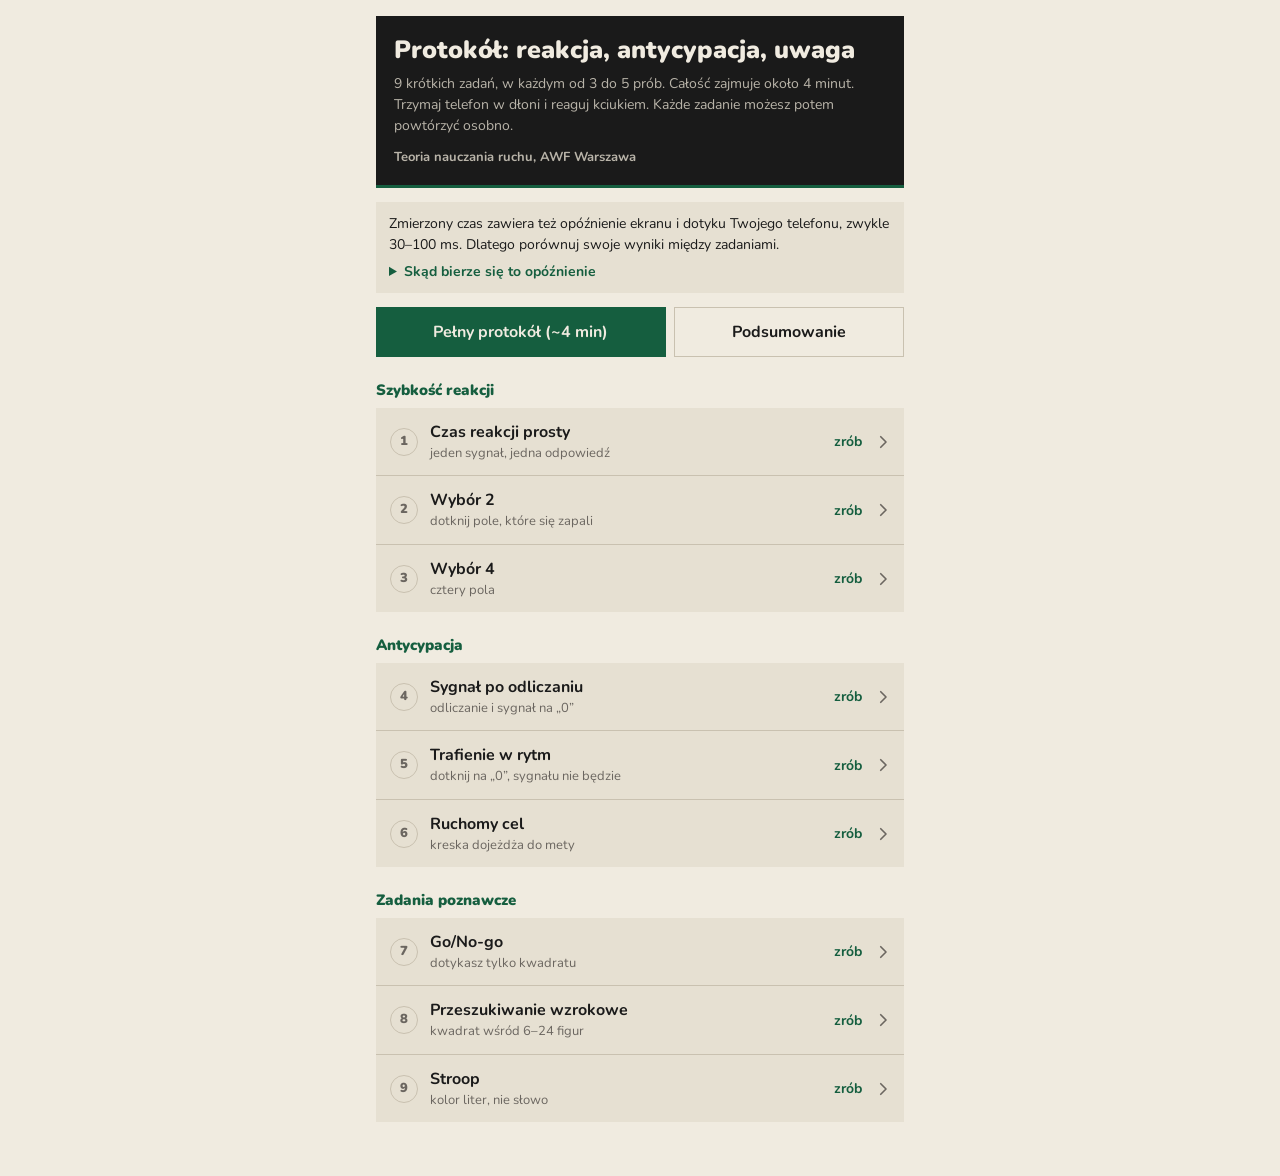
<file: protokol/index.html>
<!doctype html>
<html lang="pl">
<head>
<meta charset="utf-8">
<meta name="viewport" content="width=device-width,initial-scale=1">
<meta name="robots" content="noindex">
<title>Przeniesione – Narzędzia TNR</title>
<!-- stary adres protokołu: przekierowanie na /speedtest/ z zachowaniem ?kod=…&pin=… i ?tablica (linki w arkuszu „piny”, kody QR) -->
<script>location.replace('../speedtest/' + location.search + location.hash);</script>
<noscript><meta http-equiv="refresh" content="0; url=../speedtest/"></noscript>
</head>
<body style="font-family:Nunito,'Segoe UI',Arial,sans-serif;padding:24px">
<p>Protokół jest teraz pod adresem <a href="../speedtest/">tnr.ciunelis.com/speedtest/</a>.</p>
</body>
</html>
</file>
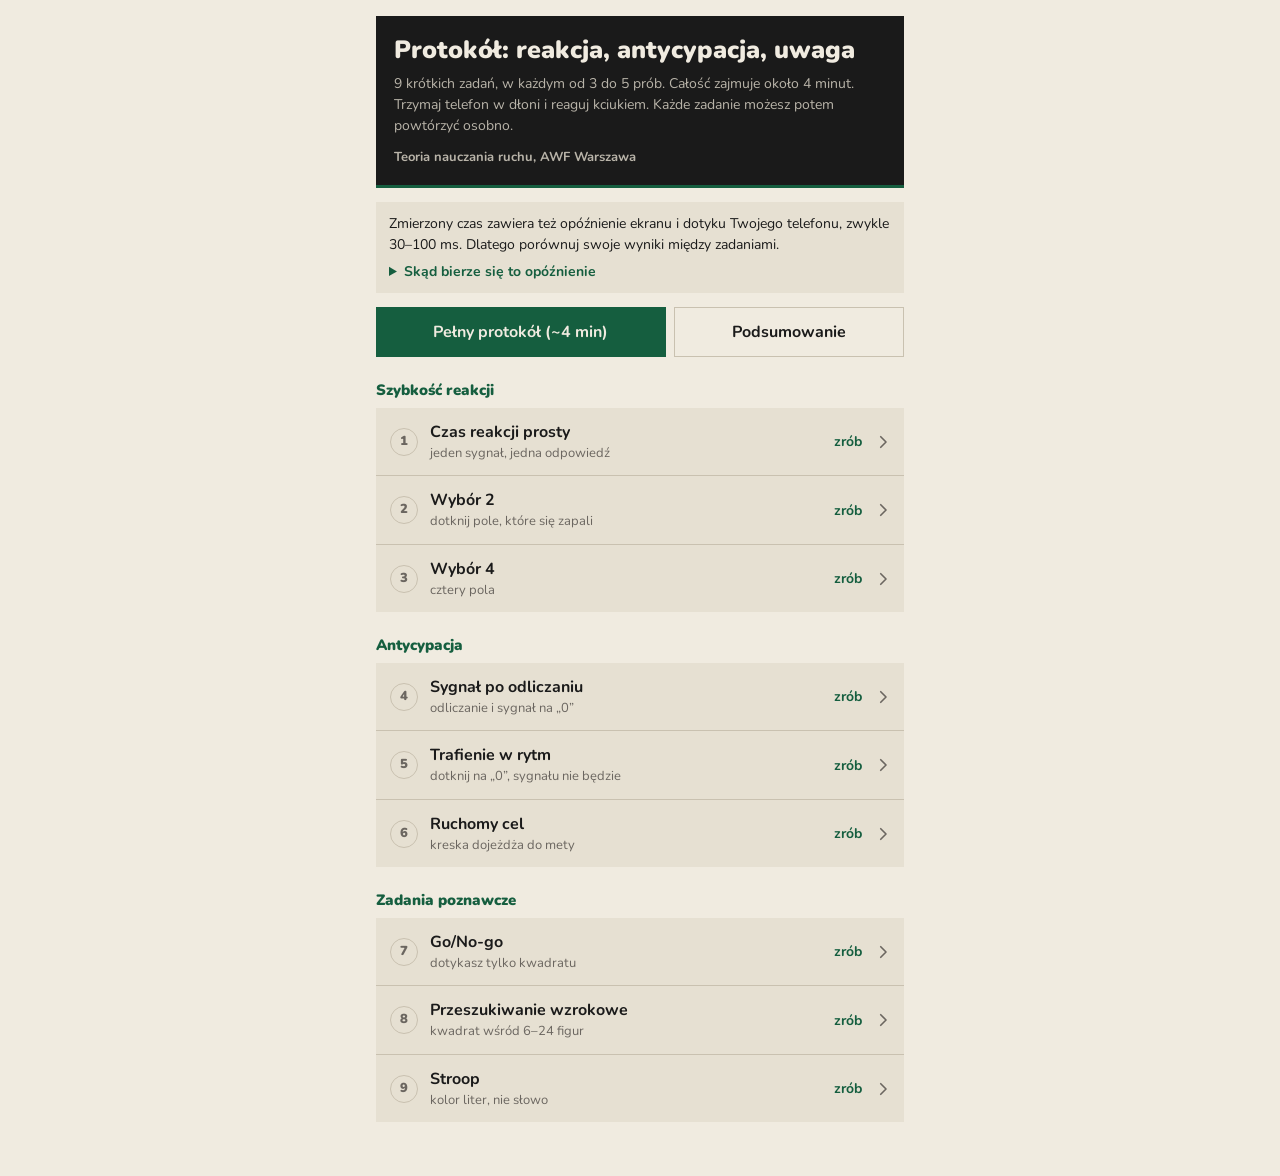
<file: speedtest/index.html>
<!doctype html>
<html lang="pl">
<head>
<meta charset="utf-8">
<meta name="viewport" content="width=device-width,initial-scale=1,viewport-fit=cover">
<meta name="color-scheme" content="light dark">
<title>Protokół reakcji – TNR</title>
<link rel="stylesheet" href="../fonts/nunito.css">
<style>
/* Szata jak na kajetan.ciunelis.com: czerń 1A1A1A, krem F0EBE0, zieleń butelkowa 155E3F, Nunito.
   Żółty FBAE40 tylko jako kształt albo pole z zielonym tekstem, nigdy żółty tekst na bieli. */
:root{
  color-scheme:light;
  --bg:#f0ebe0; --panel:#e6e0d2; --tile:#d9d2c2; --line:#c9c1b0;
  --ink:#1a1a1a; --muted:#6b6660;
  --brand:#155e3f; --brand-dk:#0f4630; --accent:#155e3f; --on-brand:#f0ebe0; --brand-sub:#b9b4a9;
  --yellow:#fbae40; --on-yellow:#1a1a1a;
  --wait:#0f4630; --err:#b3261e; --err-bg:#fcebea;
  --shape:#155e3f; --finish:#1a1a1a; --stroop:#1a1a1a;
  --person:#a8a296; --medline:#155e3f;
}
@media (prefers-color-scheme: dark){ :root:not([data-theme="light"]){
  color-scheme:dark;
  --bg:#1a1a1a; --panel:#242424; --tile:#303030; --line:#3d3d3d;
  --ink:#f0ebe0; --muted:#a39d94; --accent:#4caf7d;
  --wait:#0f4630; --err:#e5534b; --err-bg:#3a1b19;
  --shape:#4caf7d; --finish:#f0ebe0; --stroop:#111111;
  --person:#5c5852; --medline:#4caf7d;
}}
:root[data-theme="dark"]{
  color-scheme:dark;
  --bg:#1a1a1a; --panel:#242424; --tile:#303030; --line:#3d3d3d;
  --ink:#f0ebe0; --muted:#a39d94; --accent:#4caf7d;
  --wait:#0f4630; --err:#e5534b; --err-bg:#3a1b19;
  --shape:#4caf7d; --finish:#f0ebe0; --stroop:#111111;
  --person:#5c5852; --medline:#4caf7d;
}
*{box-sizing:border-box}
html,body{min-height:100%}
body{margin:0;background:var(--bg);color:var(--ink);font-family:Nunito,"Segoe UI",Arial,sans-serif;font-size:16px;line-height:1.5;
  -webkit-text-size-adjust:100%;touch-action:manipulation;caret-color:var(--brand)}
::selection{background:var(--brand);color:var(--on-brand)}
.wrap{max-width:560px;margin:0 auto;padding-block:16px 40px;padding-inline:16px}
.view{display:flex;flex-direction:column;gap:14px}
[hidden]{display:none !important}
h1{font-size:25px;font-weight:900;margin:0;line-height:1.15;text-wrap:balance}
h2{font-size:15px;font-weight:900;margin:8px 0 0;color:var(--accent)}
.sub{color:var(--muted);font-size:14px;margin:0}
.eyebrow{font-size:14px;color:var(--muted);font-weight:700}
.row{display:flex;gap:8px;flex-wrap:wrap;align-items:center}
button{font:inherit;cursor:pointer}
.ico{width:18px;height:18px;flex:0 0 auto;stroke:currentColor;fill:none;stroke-width:2.2;stroke-linecap:round;stroke-linejoin:round}
button.primary{flex:1 1 auto;background:var(--brand);color:var(--on-brand);border:0;border-radius:0;padding:13px 16px;font-weight:700}
button.primary:hover{background:var(--brand-dk)}
button.ghost{flex:1 1 auto;background:transparent;color:var(--ink);border:1.5px solid var(--line);border-radius:0;padding:12px 16px;font-weight:700}
button.ghost:hover{border-color:var(--accent);color:var(--accent)}
button:active{transform:translateY(1px)}
button.sm{flex:0 0 auto;padding:7px 12px 7px 8px;font-size:14px;display:inline-flex;align-items:center;gap:4px}
button:disabled{opacity:.45;cursor:not-allowed}
button:focus-visible,.arena:focus-visible,input:focus-visible,select:focus-visible,a:focus-visible{outline:2px solid var(--accent);outline-offset:2px}
a{color:var(--accent);text-underline-offset:3px;font-weight:700}
input[type=checkbox]{accent-color:var(--brand)}

/* nagłówek: pas w zieleni AWF */
.band{position:relative;background:#1a1a1a;border-bottom:3px solid var(--brand);color:var(--on-brand);border-radius:0;padding:20px 18px 18px;display:flex;flex-direction:column;gap:8px;overflow:hidden}
.band .sub{color:var(--brand-sub)}
.band .org{font-size:13px;font-weight:700;color:var(--brand-sub);margin:4px 0 0}
.band .mark{display:none}

/* lista zadań: jeden panel, wiersze rozdzielone linią */
.block{display:flex;flex-direction:column;gap:6px}
.list{background:var(--panel);border-radius:0;overflow:hidden}
.mod{display:flex;align-items:center;gap:12px;width:100%;text-align:left;background:transparent;color:var(--ink);border:0;border-top:1px solid var(--line);padding:12px 12px 12px 14px}
.mod:first-child{border-top:0}
.mod:hover{background:var(--tile)}
.mod .num{flex:0 0 28px;height:28px;border-radius:50%;display:grid;place-items:center;border:1.5px solid var(--line);font-weight:900;font-size:13px;font-variant-numeric:tabular-nums;color:var(--muted)}
.mod.done .num{background:var(--brand);border-color:var(--brand);color:var(--on-brand)}
.mod .txt{flex:1 1 auto;min-width:0}
.mod .nm{font-weight:700}
.mod .ds{font-size:13px;color:var(--muted)}
.mod .val{flex:0 0 auto;font-weight:900;font-variant-numeric:tabular-nums;font-size:15px;text-align:right}
.mod .val small{display:block;font-weight:400;font-size:12px;color:var(--muted)}
.mod .val.go{color:var(--accent);font-weight:700;font-size:14px}
.mod > .ico{color:var(--muted)}
.settings{display:flex;gap:16px;flex-wrap:wrap;font-size:14px;color:var(--muted)}
.settings label{display:flex;gap:6px;align-items:center}

/* ekran zadania */
.runhead{display:flex;align-items:center;gap:10px}
.runhead .t{flex:1 1 auto;min-width:0}
.runTitle{font-weight:900;font-size:18px;line-height:1.2}
.prog{margin-top:2px;font-weight:700;color:var(--muted);font-variant-numeric:tabular-nums;font-size:13px}
.arena{position:relative;border-radius:0;height:min(62vh,460px);min-height:320px;background:var(--panel);overflow:hidden;
  cursor:pointer;user-select:none;-webkit-user-select:none;-webkit-tap-highlight-color:transparent;touch-action:manipulation}
.arena.wait{background:var(--wait);color:#ffffff}
.arena.go{background:var(--yellow);color:var(--on-yellow)}
.arena.err{background:var(--err);color:#ffffff}
.arena.dark{background:var(--stroop);color:#f2f2f2}
.msg{position:absolute;inset:0;display:flex;flex-direction:column;align-items:center;justify-content:center;text-align:center;padding:16px;gap:6px}
.msg .big{font-size:32px;font-weight:900;line-height:1.1;text-wrap:balance}
.msg .hint{font-size:15px;opacity:.85;max-width:34ch}
.msg .msNum{font-size:60px;font-weight:900;font-variant-numeric:tabular-nums;line-height:1;color:var(--accent)}
.msg .cta{margin-top:14px;font-weight:900;background:var(--brand);color:var(--on-brand);border-radius:0;padding:10px 20px}
.msg .lbl{font-size:14px;font-weight:700;color:var(--muted)}
.ok-ico{width:64px;height:64px;stroke:var(--accent);fill:none;stroke-width:3;stroke-linecap:round;stroke-linejoin:round}
.digit{font-size:136px;font-weight:900;line-height:1;font-variant-numeric:tabular-nums;color:var(--accent)}
.fix{font-size:48px;font-weight:400;opacity:.6}
.grid{position:absolute;inset:0;display:grid;gap:8px;padding:8px}
.grid.n2{grid-template-columns:1fr 1fr}
.grid.n4{grid-template-columns:1fr 1fr;grid-template-rows:1fr 1fr}
.tile{background:var(--tile);border-radius:0;display:grid;place-items:center;font-weight:900;font-size:28px;color:var(--muted)}
.tile.hit{background:var(--yellow);color:var(--on-yellow)}
.arena.wait .tile{background:rgba(255,255,255,.12);color:rgba(255,255,255,.7)}
.arena.wait .tile.hit{background:var(--yellow);color:var(--on-yellow)}
.shape{fill:var(--shape);display:block}
.cell{position:absolute;display:grid;place-items:center}
.cell.reveal{outline:3px solid var(--err);outline-offset:-4px;border-radius:0}
/* ruchomy cel: jadąca kreska ma dokładnie wymiary linii mety */
.track{position:absolute;inset:0}
.track .rail{position:absolute;left:4%;right:4%;top:50%;height:2px;margin-top:-1px;background:var(--line)}
.track .finish,.track .mover{position:absolute;top:30%;bottom:30%;width:4px;margin-left:-2px}
.track .finish{left:78%;background:var(--finish)}
.track .mover{left:0;background:var(--brand);will-change:transform}
.track .tl{position:absolute;left:0;right:0;top:12px;text-align:center;font-size:14px;color:var(--muted);font-weight:700}
.track .fb{position:absolute;left:0;right:0;bottom:10%;text-align:center}
.track .fb b{font-size:34px;font-weight:900;font-variant-numeric:tabular-nums}
.stroop{position:absolute;inset:0;display:flex;flex-direction:column;gap:10px;padding:10px}
.sbox{flex:1 1 auto;display:grid;place-items:center;font-size:clamp(34px,10vw,52px);font-weight:900;letter-spacing:.02em}
.srow{flex:0 0 30%;display:grid;grid-template-columns:repeat(4,1fr);gap:8px}
.sbtn{border-radius:0;border:2px solid rgba(255,255,255,.22)}
.scale{position:relative;width:min(80%,320px);height:12px;margin-top:12px;border-radius:0;background:var(--tile)}
.scale .mid{position:absolute;left:50%;top:-5px;bottom:-5px;width:2px;margin-left:-1px;background:var(--ink)}
.scale .mark{position:absolute;top:50%;width:16px;height:16px;margin:-8px 0 0 -8px;border-radius:50%;background:var(--brand)}
.scaleLbl{display:flex;justify-content:space-between;width:min(80%,320px);font-size:13px;opacity:.8}

.status{font-size:14px;color:var(--muted);min-height:20px}
.chips{display:flex;gap:6px;flex-wrap:wrap;min-height:26px}
.chip{background:var(--tile);border-radius:0;padding:2px 9px;font-size:14px;font-variant-numeric:tabular-nums}
.chip.bad{background:var(--err-bg);color:var(--err);font-weight:700}
.card{background:var(--panel);border-radius:0;padding:14px 16px;display:flex;flex-direction:column;gap:8px}
.resMain{font-size:30px;font-weight:900;font-variant-numeric:tabular-nums;line-height:1.1;color:var(--accent)}
.resSub{font-size:15px;color:var(--muted)}
.resNote{font-size:15px;background:var(--bg);border-radius:0;padding:9px 11px}
.note{background:var(--panel);color:var(--ink);border-radius:0;padding:11px 13px;font-size:14px;display:flex;flex-direction:column;gap:6px}
.note p{margin:0}
.note details{font-size:14px}
.note details p{margin:6px 0 0}
details{font-size:15px;color:var(--ink)}
summary{cursor:pointer;font-weight:700;color:var(--accent)}
details p{margin:6px 0;max-width:65ch}

/* podsumowanie */
table{width:100%;border-collapse:collapse;font-size:15px}
th,td{text-align:left;padding:7px 4px;border-bottom:1px solid var(--line);vertical-align:top}
th{font-size:13px;color:var(--muted)}
td.v{font-weight:900;font-variant-numeric:tabular-nums;white-space:nowrap}
td.r{color:var(--muted);font-variant-numeric:tabular-nums;white-space:nowrap}
code{font-family:ui-monospace,Menlo,Consolas,monospace;font-size:14px;font-weight:700;background:var(--bg);padding:2px 6px;border-radius:0;word-break:break-word;line-height:1.7}
.form{display:grid;grid-template-columns:1fr 1fr;gap:8px}
.form label{display:flex;flex-direction:column;gap:4px;font-size:13px;color:var(--muted);font-weight:700}
.form label.full{grid-column:1 / -1}
input,select{font:inherit;font-size:16px;color:var(--ink);background:var(--bg);border:1.5px solid var(--line);border-radius:0;padding:9px 10px;width:100%}
input:focus,select:focus{border-color:var(--brand)}
.ok{color:var(--accent);font-weight:700}
.err{color:var(--err);font-weight:700}
.places{display:grid;grid-template-columns:1fr auto;gap:4px 12px;font-size:15px}
.places b{font-variant-numeric:tabular-nums}

/* tablica */
.tabs{display:flex;gap:6px;flex-wrap:wrap;align-items:center}
#boardTabs{display:flex;flex-direction:column;gap:8px}
.tabLabel{font-size:13px;font-weight:700;color:var(--muted);min-width:8em}
.chartBox{background:var(--panel);border-radius:0;padding:12px 8px}
.chart{width:100%;height:auto;display:block;max-height:calc(100vh - 350px);min-height:240px}
.chart .grid{stroke:var(--line);stroke-width:1}
.chart .zero{stroke:var(--ink);stroke-width:1.5;stroke-dasharray:5 5}
.chart .ax{fill:var(--muted);font-size:17px;font-family:Nunito,"Segoe UI",Arial,sans-serif}
.chart .pline{fill:none;stroke:var(--person);stroke-width:2}
.chart .pdot{fill:var(--person);stroke:var(--panel);stroke-width:2}
.chart .mline{fill:none;stroke:var(--medline);stroke-width:4;stroke-linecap:round;stroke-linejoin:round}
.chart .mdot{fill:var(--medline);stroke:var(--panel);stroke-width:2}
.chart .mlab{fill:var(--ink);font-size:21px;font-weight:900;font-family:Nunito,"Segoe UI",Arial,sans-serif}
.chart .mkey{fill:var(--ink);font-size:16px;font-weight:700;font-family:Nunito,"Segoe UI",Arial,sans-serif}
.chart .mval{font-size:21px;font-weight:900}
.chart .sline{fill:none;stroke-width:3;stroke-dasharray:10 7;stroke-linecap:round}
.chart .sline.t{stroke:var(--yellow)}
.chart .sline.n{stroke:var(--ink)}
.chart .skey{fill:var(--ink);font-size:15px;font-weight:700;font-family:Nunito,"Segoe UI",Arial,sans-serif}
body.projector .tabLabel{font-size:16px}
.tab{border:1.5px solid var(--line);background:transparent;color:var(--ink);border-radius:0;padding:6px 12px;font-weight:700;font-size:14px}
.tab[aria-pressed="true"]{background:var(--brand);color:var(--on-brand);border-color:var(--brand)}
.lb{list-style:none;margin:0;padding:0;background:var(--panel);border-radius:0;overflow:hidden}
.lb li{display:grid;grid-template-columns:2.2em 1fr auto;gap:10px;align-items:center;padding:9px 14px;border-top:1px solid var(--line)}
.lb li:first-child{border-top:0}
.lb .pl{font-weight:900;color:var(--muted);font-variant-numeric:tabular-nums}
.lb li:nth-child(-n+3) .pl{color:var(--accent)}
.lb .nk{font-weight:700;overflow:hidden;text-overflow:ellipsis;white-space:nowrap}
.lb .sc{font-weight:900;font-variant-numeric:tabular-nums}
.lb .sc small{font-weight:400;color:var(--muted)}
body.projector .wrap{max-width:1100px}
body.projector h1{font-size:36px}
body.projector .tab{font-size:17px;padding:6px 14px}
body.projector .band{padding:14px 18px 12px;gap:4px}
body.projector .band .mark{display:none}
body.projector .view{gap:10px}
body.projector .wrap{padding-block:10px 16px}
body.projector .lb li{font-size:30px;padding:12px 22px}
body.projector .boardMeta,body.projector .band .sub{font-size:17px}
.boardMeta{color:var(--muted);font-size:14px}
.boardRule{color:var(--muted);font-size:15px}
body.projector .boardRule{font-size:22px}
@media (max-width:380px){.form{grid-template-columns:1fr}}
/* bez przejść koloru na polu testu: sygnał musi pojawić się w całości w jednej klatce, od niej liczymy czas */
</style>
</head>
<body>
<div class="wrap">

<!-- ======================= START ======================= -->
<section id="vHome" class="view">
  <header class="band">
    <span class="mark" aria-hidden="true"></span>
    <h1>Protokół: reakcja, antycypacja, uwaga</h1>
    <p class="sub">9 krótkich zadań, w każdym od 3 do 5 prób. Całość zajmuje około 4 minut. Trzymaj telefon w dłoni i reaguj kciukiem. Każde zadanie możesz potem powtórzyć osobno.</p>
    <p class="org">Teoria nauczania ruchu, AWF Warszawa</p>
  </header>
  <div class="note">
    <p>Zmierzony czas zawiera też opóźnienie ekranu i dotyku Twojego telefonu, zwykle 30–100 ms. Dlatego porównuj swoje wyniki między zadaniami.</p>
    <details>
      <summary>Skąd bierze się to opóźnienie</summary>
      <p>Strona wie, kiedy wysłała obraz na ekran i kiedy telefon zgłosił dotyk. Nie widzi dwóch odcinków, które doliczają się do wyniku.</p>
      <p><b>Ekran.</b> Obraz trzeba złożyć i pokazać przy najbliższym odświeżeniu. To zwykle 1–3 klatki, czyli 17–50 ms przy ekranie 60 Hz.</p>
      <p><b>Dotyk.</b> Ekran dotykowy sprawdza położenie palca w krótkich odstępach, a system potrzebuje chwili na obróbkę. To zwykle 20–60 ms.</p>
      <p id="hzLine" hidden></p>
      <p>Na tym samym telefonie oba opóźnienia są prawie stałe, dlatego różnice między zadaniami są wiarygodne.</p>
      <p><b>Jak je zmniejszyć:</b> otwórz test w zwykłej przeglądarce (Chrome, Safari), a nie w podglądzie wewnątrz innej aplikacji; wyłącz tryb oszczędzania baterii, bo często obniża odświeżanie ekranu do 60 Hz; zamknij inne aplikacje.</p>
    </details>
  </div>
  <div class="row">
    <button class="primary" id="startAll">Pełny protokół (~4 min)</button>
    <button class="ghost" id="toSummary">Podsumowanie</button>
  </div>
  <div id="modList" style="display:flex;flex-direction:column;gap:14px"></div>
  <div class="settings">
    <span id="shortInfo"></span>
  </div>
</section>

<!-- ======================= MODUŁ ======================= -->
<section id="vRun" class="view" hidden>
  <div class="runhead">
    <button class="ghost sm" id="backBtn" aria-label="Wróć do listy zadań"><svg class="ico" viewBox="0 0 24 24" aria-hidden="true"><path d="M15 5l-7 7 7 7"/></svg> Lista</button>
    <div class="t"><div class="runTitle" id="runTitle"></div><div class="prog"><span id="runBlock"></span>, zadanie <span id="runProg"></span></div></div>
    <button class="ghost sm" id="skipBtn" aria-label="Pomiń to zadanie">Pomiń <svg class="ico" viewBox="0 0 24 24" aria-hidden="true"><path d="M9 5l7 7-7 7"/></svg></button>
  </div>
  <div class="arena" id="arena" tabindex="0" role="button" aria-label="Pole zadania"></div>
  <div class="status" id="runStatus" aria-live="polite"></div>
  <div class="chips" id="chips" aria-label="Wyniki prób"></div>
  <div class="card" id="resCard" hidden>
    <div class="eyebrow">Wynik</div>
    <div class="resMain" id="resMain"></div>
    <div class="resSub" id="resSub"></div>
    <div class="resNote" id="resNote" hidden></div>
    <details id="resInfo"><summary>Co to pokazuje</summary><div id="resInfoBody"></div></details>
    <div class="row">
      <button class="ghost" id="againBtn">Powtórz zadanie</button>
      <button class="primary" id="nextBtn">Dalej</button>
    </div>
  </div>
</section>

<!-- ======================= PODSUMOWANIE ======================= -->
<section id="vSum" class="view" hidden>
  <div class="row"><button class="ghost sm" id="sumBack"><svg class="ico" viewBox="0 0 24 24" aria-hidden="true"><path d="M15 5l-7 7 7 7"/></svg> Lista</button></div>
  <div>
    <h1>Twoje wyniki</h1>
    <p class="sub" style="margin-top:6px">W kolumnie „Wynik” jest ostatnie podejście, w kolumnie „Rekord” najlepsze. Im mniej, tym lepiej.</p>
  </div>
  <div class="card"><table id="sumTable"></table></div>
  <div class="card">
    <div class="eyebrow">Kod wyniku do formularza</div>
    <div><code id="sumCode">–</code></div>
    <div class="row"><button class="primary" id="copyBtn">Kopiuj wynik</button><button class="ghost" id="clearBtn">Wyczyść moje wyniki</button></div>
  </div>
  <div class="card" id="sendCard">
    <div class="eyebrow">Tablica wyników dla chętnych</div>
    <p class="sub" style="margin:0" id="sendInfo">Wpisz pseudonim (nie imię i nazwisko) i PIN od prowadzącego.</p>
    <div class="form">
      <label class="full">Pseudonim<input id="fNick" maxlength="16" autocomplete="off" placeholder="np. Kangur7"></label>
      <label class="full">Czy sport, który trenujesz, wymaga szybkiej reakcji? (obowiązkowe)<select id="fSport" required><option value="">wybierz…</option><option value="T">tak</option><option value="N">nie</option><option value="B">nie trenuję żadnego sportu</option></select></label>
      <label>PIN grupy<input id="fPin" maxlength="12" inputmode="numeric" autocomplete="off" placeholder="od prowadzącego"></label>
    </div>
    <div class="row"><button class="primary" id="sendBtn">Wyślij na tablicę</button><a id="boardLink" href="#" target="_blank" rel="noopener">pełna tablica</a></div>
    <div id="sendMsg" aria-live="polite"></div>
    <div id="myPlaces"></div>
  </div>
</section>

<!-- ======================= TABLICA ======================= -->
<section id="vBoard" class="view" hidden>
  <header class="band">
    <span class="mark" aria-hidden="true"></span>
    <h1 id="boardTitle">Tablica wyników</h1>
    <p class="sub" id="boardJoin"></p>
  </header>
  <form class="card" id="boardPin" hidden>
    <div class="eyebrow">Tablica jest dostępna po podaniu PIN-u grupy</div>
    <div class="form"><label class="full">PIN grupy<input id="bPin" type="password" inputmode="numeric" autocomplete="off" maxlength="12"></label></div>
    <div class="row"><button class="primary" type="submit">Pokaż tablicę</button></div>
    <div id="bPinMsg" class="err" aria-live="polite"></div>
  </form>
  <div id="boardTabs"></div>
  <div class="boardRule" id="boardRule"></div>
  <div class="chartBox" id="boardChart" hidden></div>
  <ol class="lb" id="boardList"></ol>
  <div class="row boardMeta">
    <span id="boardStamp"></span>
    <label style="display:flex;gap:6px;align-items:center"><input type="checkbox" id="boardAuto" checked style="width:auto"> przełączaj zakładki</label>
    <label id="rundaBox" style="display:flex;gap:6px;align-items:center" hidden>runda <select id="boardRunda" style="width:auto;padding:5px 8px;font-size:inherit"></select></label>
    <button class="ghost sm" type="button" id="pinBtn">Wpisz PIN</button>
    <button class="ghost sm" type="button" id="roundBtn" hidden>Nowa runda (wyczyść tablicę)</button>
  </div>
  <form class="card" id="roundForm" hidden>
    <div class="eyebrow">Nowa runda dla grupy <span id="roundKod"></span></div>
    <p class="sub" style="margin:0">Tablica i wykresy zaczną od zera. Dotychczasowe wyniki zostają w arkuszu, a rundę można cofnąć.</p>
    <div class="form"><label class="full">PIN prowadzącego<input id="roundPin" type="password" inputmode="numeric" autocomplete="off" maxlength="12"></label></div>
    <div class="row">
      <button class="primary" type="submit">Zacznij nową rundę</button>
      <button class="ghost" type="button" id="roundUndo">Cofnij ostatnią rundę</button>
      <button class="ghost" type="button" id="roundCancel">Zamknij</button>
    </div>
    <div id="roundMsg" aria-live="polite"></div>
  </form>
</section>

</div>

<script>
(function(){
'use strict';

/* ================= KONFIGURACJA =================
   ENDPOINT: adres wdrożenia Google Apps Script (kończy się na /exec), instrukcja w ../apps_script/README.md.
   Pusty = strona działa bez tablicy wyników (wszystko lokalnie). */
const ENDPOINT = 'https://script.google.com/macros/s/AKfycbzCzE_wvdweE1r5DvP162h1M2wSgu151kcz25rnqi-PT0qbWvaW7HOW7EvGINa18MEK/exec';

const Q = new URLSearchParams(location.search);
const SHORT = Q.get('proby') === '3';
const N = SHORT ? 3 : 5;            // poprawne próby na zadanie
const MAXERR = N * 2;               // limit błędów, potem zadanie kończy się z tym, co jest
const STORE = 'tnr_protokol_v1';
const IV = 700;                     // tempo odliczania (ms)

const $ = id => document.getElementById(id);
const svg = (d, cls) => '<svg class="' + (cls || 'ico') + '" viewBox="0 0 24 24" aria-hidden="true">' + d + '</svg>';
const ICON_NEXT = svg('<path d="M9 5l7 7-7 7"/>'), ICON_OK = svg('<path d="M4 12.5l5 5L20 6.5"/>', 'ok-ico');
const rnd = n => Math.floor(Math.random() * n);
const uni = (a, b) => a + Math.random() * (b - a);
const shuffle = a => { for (let i = a.length - 1; i > 0; i--){ const j = rnd(i + 1); [a[i], a[j]] = [a[j], a[i]]; } return a; };
const median = a => { const s = [...a].sort((x, y) => x - y), m = s.length >> 1; return s.length % 2 ? s[m] : Math.round((s[m - 1] + s[m]) / 2); };
const mean = a => a.reduce((x, y) => x + y, 0) / a.length;
const sd = a => { if (a.length < 2) return 0; const m = mean(a); return Math.sqrt(a.reduce((s, x) => s + (x - m) ** 2, 0) / (a.length - 1)); };
const sgn = v => (v > 0 ? '+' : v < 0 ? '−' : '±') + Math.abs(v);
// odmiana: 1 błąd, 2 błędy, 5 błędów
const pl = (n, one, few, many) => n + ' ' + (n === 1 ? one : (n % 10 >= 2 && n % 10 <= 4 && (n % 100 < 12 || n % 100 > 14)) ? few : many);
const errTxt = n => n ? pl(n, 'błąd', 'błędy', 'błędów') : 'bez błędów';
const slope = (xs, ys) => { const mx = mean(xs), my = mean(ys); let num = 0, den = 0; xs.forEach((x, i) => { num += (x - mx) * (ys[i] - my); den += (x - mx) ** 2; }); return den ? num / den : 0; };

/* ================= STAN ================= */
let S = { res: {}, best: {}, nick: '', kod: '', sport: '', pin: '' };
try { Object.assign(S, JSON.parse(localStorage.getItem(STORE) || '{}')); } catch (e) {}
function save(){ try { localStorage.setItem(STORE, JSON.stringify(S)); } catch (e) {} }
if (Q.get('kod')) S.kod = Q.get('kod').toUpperCase().slice(0, 8);
if (Q.get('pin')) S.pin = Q.get('pin').slice(0, 12);

/* ================= SILNIK PRÓB =================
   run = bieżące zadanie; przerwanie czyści timery, a wiszące obietnice po prostu nigdy się nie spełniają. */
const arena = $('arena');
let run = null, tapWaiter = null;
function newRun(){ abortRun(); run = { aborted: false, timers: new Set() }; return run; }
function abortRun(){ if (run){ run.aborted = true; run.timers.forEach(clearTimeout); } tapWaiter = null; }
function sleep(ms){ const r = run; return new Promise(res => { const id = setTimeout(() => { r.timers.delete(id); if (!r.aborted) res(); }, Math.max(0, ms)); r.timers.add(id); }); }
const sleepUntil = t => sleep(t - performance.now());
function frame(){ const r = run; return new Promise(res => requestAnimationFrame(ts => { if (!r.aborted) res(ts); })); }
// zmiana ekranu na początku klatki, znacznik czasu w następnej = po faktycznym wyświetleniu
async function showAt(fn){ await frame(); fn(); await frame(); return performance.now(); }
// następne dotknięcie (null po czasie); k = indeks elementu z data-k
function tap(timeout){
  const r = run;
  return new Promise(res => {
    const w = { res: v => { if (!r.aborted) res(v); } };
    if (timeout != null){
      w.to = setTimeout(() => { if (tapWaiter === w){ tapWaiter = null; w.res(null); } }, Math.max(0, timeout));
      r.timers.add(w.to);
    }
    tapWaiter = w;
  });
}
// jak tap, ale dotknięcia poza polami odpowiedzi są pomijane
async function tapKey(timeout){
  const end = performance.now() + timeout;
  for (;;){ const v = await tap(Math.max(0, end - performance.now())); if (!v || v.k != null) return v; }
}
function deliver(t, k){
  if (!tapWaiter) return;
  const w = tapWaiter; tapWaiter = null; clearTimeout(w.to); w.res({ t, k });
}
const evTime = ev => (ev.timeStamp > 0 && Math.abs(performance.now() - ev.timeStamp) < 1000) ? ev.timeStamp : performance.now();
arena.addEventListener('pointerdown', ev => {
  const t = evTime(ev);
  const c = ev.target.closest && ev.target.closest('[data-k]');
  deliver(t, c ? +c.dataset.k : null);
});
arena.addEventListener('contextmenu', e => e.preventDefault());
document.addEventListener('keydown', ev => {
  if ($('vRun').hidden || !tapWaiter || ev.repeat) return;
  let k;
  if (ev.key === ' ' || ev.key === 'Enter') k = null;
  else if (/^[1-4]$/.test(ev.key)) k = +ev.key - 1;
  else return;
  ev.preventDefault(); deliver(evTime(ev), k);
});

/* ================= RYSOWANIE ================= */
function A(cls, html){ arena.className = 'arena ' + (cls || ''); arena.innerHTML = html; }
const msg = (big, hint) => '<div class="msg"><div class="big">' + big + '</div>' + (hint ? '<div class="hint">' + hint + '</div>' : '') + '</div>';
const msHTML = (v, hint) => '<div class="msg"><div class="msNum">' + v + '</div><div class="hint">' + (hint || 'ms') + '</div></div>';
async function flash(big, hint, cls, ms){ A(cls || '', msg(big, hint)); await sleep(ms || 700); }
function poly(n, r, rot){
  const p = [];
  for (let i = 0; i < n; i++){ const a = (rot - 90 + 360 * i / n) * Math.PI / 180; p.push((r * Math.cos(a)).toFixed(1) + ',' + (r * Math.sin(a)).toFixed(1)); }
  return p.join(' ');
}
// figury o zbliżonym polu powierzchni
const SHAPES = { sq: [4, 44, 45], pent: [5, 41, 0], hex: [6, 39, 0], tri: [3, 48, 0] };
const SHAPE_PL = { sq: 'kwadrat', pent: 'pięciokąt', hex: 'sześciokąt', circ: 'koło', tri: 'trójkąt' };
function shapeSVG(kind, size, rot){
  const inner = kind === 'circ' ? '<circle r="36"/>' : '<polygon points="' + poly(SHAPES[kind][0], SHAPES[kind][1], SHAPES[kind][2] + (rot || 0)) + '"/>';
  return '<svg class="shape" viewBox="-50 -50 100 100" width="' + size + '" height="' + size + '" aria-hidden="true">' + inner + '</svg>';
}
function gridHTML(n, target){
  let h = '<div class="grid n' + n + '">';
  for (let i = 0; i < n; i++) h += '<div class="tile' + (i === target ? ' hit' : '') + '" data-k="' + i + '">' + (i + 1) + '</div>';
  return h + '</div>';
}

/* ================= ZADANIA ================= */
function badRT(rt){ return rt < 100; }

// 1–3: czas reakcji prosty i z wyborem
function rtChoice(n, codeName){
  return async ctx => {
    const rts = []; let err = 0;
    while (rts.length < N && err <= MAXERR){
      ctx.status('próba ' + (rts.length + 1) + ' z ' + N);
      A('wait', n > 1 ? gridHTML(n, -1) : msg('Czekaj…', 'próba ' + (rts.length + 1) + ' z ' + N));
      const early = await tap(uni(1500, 3500));
      if (early){ err++; ctx.bad('falstart'); await flash('Falstart', 'Za wcześnie. Poczekaj na sygnał.'); continue; }
      const target = n > 1 ? rnd(n) : 0;
      const p = n > 1 ? tapKey(2000) : tap(2000);
      const goAt = await showAt(() => n === 1 ? A('go', msg('TERAZ!')) : A('wait', gridHTML(n, target)));
      const r = await p;
      if (!r){ err++; ctx.bad('brak'); await flash('Za wolno', 'Minęły ponad 2 sekundy. Powtarzamy próbę.'); continue; }
      const rt = Math.round(r.t - goAt);
      if (badRT(rt)){ err++; ctx.bad('falstart'); await flash('Falstart', 'Reakcja szybsza niż 100 ms to zgadywanie.'); continue; }
      if (n > 1 && r.k !== target){ err++; ctx.bad('złe pole'); await flash('Złe pole', 'Zapaliło się pole ' + (target + 1) + '.'); continue; }
      rts.push(rt); ctx.ok(rt + ' ms'); A('', msHTML(rt)); await sleep(500);
    }
    if (!rts.length) return null;
    const med = median(rts);
    return { score: med + 100 * err, main: med + ' ms', disp: med + ' ms',
      sub: 'Mediana z ' + rts.length + ' prób, ' + errTxt(err) + '.', code: codeName + ' ' + med, det: { med, rts, err } };
  };
}

// 4–5: odliczanie 3-2-1; tryb 'sygnal' (bodziec na „0”) albo 'rytm' (bez bodźca, trafić w „0”)
function countdown(mode){
  return async ctx => {
    const out = []; let err = 0;
    while (out.length < N && err <= MAXERR){
      ctx.status('próba ' + (out.length + 1) + ' z ' + N);
      A('', msg('<span class="fix">+</span>', 'zaraz odliczanie'));
      await sleep(500);
      let hit = null;
      const p = tap(500 + 3 * IV + 1600).then(v => (hit = v, v));
      const base = performance.now() + 500;
      const st = []; let broke = false;
      for (let k = 0; k < 3 && !broke; k++){
        await sleepUntil(base + k * IV - 8); if (hit){ broke = true; break; }
        st.push(await showAt(() => A('', '<div class="msg"><div class="digit">' + (3 - k) + '</div></div>')));
        await sleepUntil(base + k * IV + 300); if (hit){ broke = true; break; }
        A('', '');
      }
      if (mode === 'sygnal'){
        // bez falstartów: o to tu chodzi, że moment „0” da się przewidzieć. Dotknięcie po zniknięciu „1”,
        // a przed sygnałem, liczy się od planowanego sygnału (wynik ujemny); „za wcześnie” tylko w trakcie 3–2–1
        if (broke){ err++; ctx.bad('za wcześnie'); await flash('Za wcześnie', 'Dotknięcie w trakcie odliczania. Celuj w moment „0”.'); continue; }
        const sigT = base + 3 * IV;
        await sleepUntil(sigT - 8);
        const goAt = hit ? sigT : await showAt(() => A('go', msg('TERAZ!')));
        const r = await p;
        if (!r){ err++; ctx.bad('brak'); await flash('Za wolno', 'Powtarzamy próbę.'); continue; }
        const rt = Math.round(r.t - goAt);
        out.push(rt); ctx.ok(sgn(rt) + ' ms');
        A('', msHTML(sgn(rt), rt < 0 ? 'ms przed sygnałem, czyli przewidywanie' : rt < 100 ? 'ms, szybciej niż reakcja, czyli przewidywanie' : 'ms po sygnale'));
        await sleep(700);
      } else {
        if (broke && st.length < 3){ err++; ctx.bad('za wcześnie'); await flash('Za wcześnie', 'Dotknij dopiero tam, gdzie wypadłoby „0”.'); continue; }
        const expected = st[2] + (st[2] - st[0]) / 2;
        const r = await p;
        if (!r || r.t > expected + 1000){ err++; ctx.bad('brak'); await flash('Za późno', 'Dotknij w rytmie, tam gdzie wypadłoby „0”.'); continue; }
        const e = Math.round(r.t - expected);
        out.push(e); ctx.ok(sgn(e) + ' ms');
        const pos = 50 + Math.max(-48, Math.min(48, e / 4));
        A('', '<div class="msg"><div class="msNum">' + sgn(e) + '</div><div class="hint">' + (e > 0 ? 'ms za późno' : e < 0 ? 'ms za wcześnie' : 'ms, w punkt') + '</div>' +
          '<div class="scale"><span class="mid"></span><span class="mark" style="left:' + pos + '%"></span></div><div class="scaleLbl"><span>za wcześnie</span><span>za późno</span></div></div>');
        await sleep(900);
      }
    }
    if (!out.length) return null;
    if (mode === 'sygnal'){
      // ranking: odległość od sygnału w obie strony (inaczej wygrywałby ten, kto klika najwcześniej)
      const med = median(out), dist = median(out.map(Math.abs)), ant = out.filter(v => v < 100).length;
      const ms_ = v => (v < 0 ? '−' + Math.abs(v) : v) + ' ms';
      return { score: dist + 100 * err, main: ms_(med), disp: ms_(med),
        sub: 'Mediana z ' + out.length + ' prób, ' + errTxt(err) + '. Przewidywanie (przed sygnałem albo szybciej niż 100 ms): ' + ant + ' z ' + out.length + '.',
        code: 'odliczanie ' + med, det: { med, dist, rts: out, err, ant } };
    }
    const ae = Math.round(mean(out.map(Math.abs))), ce = Math.round(mean(out)), ve = Math.round(sd(out));
    return { score: ae + 100 * err, main: 'AE ' + ae + ' ms', disp: 'AE ' + ae + ' ms',
      sub: 'Średnio ' + Math.abs(ce) + ' ms ' + (ce > 0 ? 'za późno' : 'za wcześnie') + ' (CE), rozrzut między próbami ' + ve + ' ms (VE), ' + errTxt(err) + '.',
      code: 'rytm AE ' + ae, det: { ae, ce, ve, e: out, err } };
  };
}

// 6: ruchomy cel (coincidence anticipation)
const SPEED = [{ d: 1500, n: 'wolno', przy: 'wolnym' }, { d: 1000, n: 'średnio', przy: 'średnim' }, { d: 600, n: 'szybko', przy: 'szybkim' }];
async function movingTarget(ctx){
  const list = shuffle(SHORT ? [0, 1, 2] : [0, 1, 2, 0, 1, 2]);
  const total = list.length, rec = []; let err = 0;
  while (list.length && err <= MAXERR){
    const sp = list[0];
    ctx.status('próba ' + (rec.length + 1) + ' z ' + total + ', ' + SPEED[sp].n);
    A('', '<div class="track"><div class="tl">' + SPEED[sp].n + '</div><div class="rail"></div><div class="finish"></div><div class="mover"></div></div>');
    const ball = arena.querySelector('.mover'), W = arena.clientWidth;
    const x0 = W * 0.08, xL = W * 0.78, xEnd = W * 0.97, v = (xL - x0) / SPEED[sp].d;
    ball.style.transform = 'translateX(' + x0 + 'px)';
    const delay = uni(700, 1400);
    let hit = null;
    tap(delay + (xEnd - x0) / v + 300).then(r => { hit = r; });
    await sleep(delay);
    if (hit){ err++; ctx.bad('za wcześnie'); await flash('Za wcześnie', 'Poczekaj, aż kreska ruszy.'); continue; }
    let t0 = null;
    await new Promise(res => {
      const R = run;
      function step(){
        if (R.aborted) return;
        const now = performance.now(); if (t0 === null) t0 = now;
        if (hit){ ball.style.transform = 'translateX(' + Math.min(xEnd, x0 + v * (hit.t - t0)) + 'px)'; return res(); }
        const x = x0 + v * (now - t0);
        if (x >= xEnd){ ball.style.transform = 'translateX(' + xEnd + 'px)'; return res(); }
        ball.style.transform = 'translateX(' + x + 'px)'; requestAnimationFrame(step);
      }
      requestAnimationFrame(step);
    });
    if (!hit){ err++; ctx.bad('brak'); await flash('Za późno', 'Kreska minęła już metę.'); continue; }
    const e = Math.round(hit.t - (t0 + SPEED[sp].d));
    list.shift(); rec.push({ sp, e }); ctx.ok(sgn(e) + ' ms');
    const fb = document.createElement('div'); fb.className = 'fb';
    fb.innerHTML = '<b>' + sgn(e) + ' ms</b><div class="hint">' + (e > 0 ? 'za późno' : e < 0 ? 'za wcześnie' : 'w punkt') + '</div>';
    arena.querySelector('.track').appendChild(fb);
    await sleep(900);
  }
  if (!rec.length) return null;
  const es = rec.map(r => r.e), ae = Math.round(mean(es.map(Math.abs))), ce = Math.round(mean(es));
  const per = SPEED.map((s, i) => { const x = rec.filter(r => r.sp === i).map(r => r.e); if (!x.length) return null; const m = Math.round(mean(x)); return 'przy ' + s.przy + ' ruchu ' + Math.abs(m) + ' ms ' + (m > 0 ? 'za późno' : 'za wcześnie'); }).filter(Boolean);
  if (per.length) per[0] = per[0][0].toUpperCase() + per[0].slice(1);
  return { score: ae + 100 * err, main: 'AE ' + ae + ' ms', disp: 'AE ' + ae + ' ms',
    sub: 'Średnio ' + Math.abs(ce) + ' ms ' + (ce > 0 ? 'za późno' : 'za wcześnie') + ' (CE), ' + errTxt(err) + '.', note: per.join(', ') + '.',
    code: 'cel AE ' + ae, det: { ae, ce, rec, err } };
}

// 7: go/no-go
async function goNoGo(ctx){
  const nGo = SHORT ? 5 : 7, nNo = SHORT ? 2 : 3;
  const seq = shuffle([...Array(nGo).fill('sq'), ...shuffle(['pent', 'circ', 'tri']).slice(0, nNo)]);
  if (seq[0] !== 'sq'){ const i = seq.indexOf('sq'); [seq[0], seq[i]] = [seq[i], seq[0]]; }
  const rts = []; let comm = 0, omis = 0, prem = 0;
  for (let i = 0; i < seq.length; i++){
    const s = seq[i];
    ctx.status('figura ' + (i + 1) + ' z ' + seq.length);
    A('', msg('<span class="fix">+</span>'));
    const early = await tap(uni(700, 1300));
    if (early){ prem++; ctx.bad('za wcześnie'); await flash('Za wcześnie', 'Poczekaj na figurę.', '', 600); if (prem <= MAXERR) i--; continue; }
    const p = tap(900);
    const t0 = await showAt(() => A('', '<div class="msg">' + shapeSVG(s, 150) + '</div>'));
    const r = await p;
    if (s === 'sq'){
      if (!r){ omis++; ctx.bad('pominięty'); await flash('Za wolno', 'Na kwadrat trzeba dotknąć.', '', 600); continue; }
      const rt = Math.round(r.t - t0);
      if (badRT(rt)){ prem++; ctx.bad('falstart'); await flash('Falstart', 'Reakcja szybsza niż 100 ms.', '', 600); continue; }
      rts.push(rt); ctx.ok(rt + ' ms'); A('', msHTML(rt)); await sleep(350);
    } else {
      if (r){ comm++; ctx.bad(SHAPE_PL[s] + ', stop'); await flash('Stop!', 'To był ' + SHAPE_PL[s] + ', a nie kwadrat.', 'err', 800); }
      else { ctx.ok('wstrzymane'); A('', msg(ICON_OK, 'Dobrze, bez dotykania.')); await sleep(350); }
    }
  }
  if (!rts.length) return null;
  const med = median(rts), e = comm + omis + prem;
  return { score: med + 100 * e, main: med + ' ms', disp: med + ' ms',
    sub: 'Mediana reakcji na kwadrat. Inne figury dotknięte ' + comm + ' z ' + nNo + ', pominięte kwadraty: ' + omis + (prem ? ', za wcześnie: ' + prem : '') + '.',
    code: 'go/no-go ' + med + (comm ? ' (stop ' + comm + ')' : ''), det: { med, rts, comm, omis, prem } };
}

// 8: przeszukiwanie wzrokowe (kwadrat wśród pięciokątów, losowy obrót)
function searchHTML(n){
  const W = arena.clientWidth, H = arena.clientHeight, land = W > H;
  const cols = land ? 7 : 5, rows = land ? 4 : 6, cw = W / cols, chh = H / rows, sz = Math.round(Math.min(cw, chh) * 0.6);
  const cells = shuffle([...Array(cols * rows).keys()]).slice(0, n);
  return cells.map((c, i) => {
    const x = (c % cols) * cw, y = Math.floor(c / cols) * chh, jx = uni(-0.12, 0.12) * cw, jy = uni(-0.12, 0.12) * chh;
    return '<div class="cell" data-k="' + (i === 0 ? 0 : 1) + '" style="left:' + (x + jx).toFixed(0) + 'px;top:' + (y + jy).toFixed(0) + 'px;width:' + cw.toFixed(0) + 'px;height:' + chh.toFixed(0) + 'px">' +
      shapeSVG(i === 0 ? 'sq' : 'pent', sz, rnd(360)) + '</div>';
  }).join('');
}
async function visualSearch(ctx){
  const sizes = shuffle(SHORT ? [6, 12, 24] : [6, 12, 24, 6, 12, 24]);
  const total = sizes.length, rec = []; let err = 0;
  while (sizes.length && err <= MAXERR){
    const n = sizes[0];
    ctx.status('próba ' + (rec.length + 1) + ' z ' + total + ', ' + n + ' figur');
    A('', msg('<span class="fix">+</span>'));
    const early = await tap(800);
    if (early){ err++; ctx.bad('za wcześnie'); await flash('Za wcześnie', 'Poczekaj na figury.'); continue; }
    const p = tap(8000);
    const t0 = await showAt(() => A('', searchHTML(n)));
    const r = await p;
    if (!r || r.k !== 0){
      err++; ctx.bad(r ? 'pudło' : 'brak');
      const t = arena.querySelector('[data-k="0"]'); if (t) t.classList.add('reveal');
      await sleep(900); continue;
    }
    const rt = Math.round(r.t - t0);
    sizes.shift(); rec.push({ n, rt }); ctx.ok(n + ': ' + rt + ' ms'); A('', msHTML(rt)); await sleep(450);
  }
  if (!rec.length) return null;
  const med = median(rec.map(r => r.rt));
  const per = [6, 12, 24].map(n => { const x = rec.filter(r => r.n === n).map(r => r.rt); return x.length ? 'przy ' + n + ' figurach ' + median(x) + ' ms' : null; }).filter(Boolean);
  if (per.length) per[0] = 'P' + per[0].slice(1);
  const sl = Math.round(slope(rec.map(r => r.n), rec.map(r => r.rt)));
  return { score: med + 100 * err, main: med + ' ms', disp: med + ' ms', sub: 'Mediana ze wszystkich prób, ' + errTxt(err) + '.',
    note: per.join(', ') + '. Każda kolejna figura dokłada około ' + sl + ' ms.',
    code: 'szukanie ' + med + ' (' + sl + ' ms na figurę)', det: { med, slope: sl, rec, err } };
}

// 9: Stroop
const COLORS = [{ w: 'CZERWONY', c: '#ff4d4d', l: 'czerwony', p: 'czerwone' }, { w: 'ZIELONY', c: '#33c75a', l: 'zielony', p: 'zielone' }, { w: 'NIEBIESKI', c: '#5b8cff', l: 'niebieski', p: 'niebieskie' }, { w: 'ŻÓŁTY', c: '#ffd23f', l: 'żółty', p: 'żółte' }];
function stroopHTML(t){
  const word = t ? '<span style="color:' + COLORS[t.ink].c + '">' + COLORS[t.word].w + '</span>' : '<span class="fix">+</span>';
  return '<div class="stroop"><div class="sbox">' + word + '</div><div class="srow">' +
    COLORS.map((c, i) => '<div class="sbtn" data-k="' + i + '" style="background:' + c.c + '" aria-label="' + c.l + '"></div>').join('') + '</div></div>';
}
async function stroop(ctx){
  const trials = shuffle([...Array(N)].map(() => ({ cong: true })).concat([...Array(N)].map(() => ({ cong: false }))));
  trials.forEach(t => { t.word = rnd(4); t.ink = t.cong ? t.word : (t.word + 1 + rnd(3)) % 4; });
  const rec = []; let err = 0, early = 0;
  for (let i = 0; i < trials.length; i++){
    const t = trials[i];
    ctx.status('słowo ' + (i + 1) + ' z ' + trials.length);
    A('dark', stroopHTML(null));
    if (await tap(uni(500, 900))){ early++; ctx.bad('za wcześnie'); await flash('Za wcześnie', 'Poczekaj na słowo.', 'dark', 600); if (early <= MAXERR) i--; continue; }
    const p = tapKey(3000);
    const t0 = await showAt(() => A('dark', stroopHTML(t)));
    const r = await p;
    if (!r){ err++; ctx.bad('brak'); await flash('Za wolno', 'Liczy się kolor liter.', 'dark', 700); continue; }
    const rt = Math.round(r.t - t0);
    if (r.k !== t.ink){ err++; ctx.bad('błąd'); await flash('Błąd', 'Litery były ' + COLORS[t.ink].p + (t.cong ? '.' : ', a słowo to „' + COLORS[t.word].l + '”.'), 'dark', 900); continue; }
    rec.push({ cong: t.cong, rt }); ctx.ok((t.cong ? 'zgodne ' : 'niezgodne ') + rt);
  }
  if (!rec.length) return null;
  const all = median(rec.map(r => r.rt)), c = rec.filter(r => r.cong).map(r => r.rt), ic = rec.filter(r => !r.cong).map(r => r.rt);
  const mc = c.length ? median(c) : null, mi = ic.length ? median(ic) : null, cost = (mc != null && mi != null) ? mi - mc : null;
  return { score: all + 100 * (err + early), main: all + ' ms', disp: all + ' ms',
    sub: 'Mediana poprawnych odpowiedzi, ' + errTxt(err) + (early ? ', za wcześnie: ' + early : '') + '.',
    note: cost != null ? 'Słowa zgodne ' + mc + ' ms, niezgodne ' + mi + ' ms. ' + (cost > 0 ? 'Koszt interferencji to ' + cost + ' ms.' : 'Tym razem niezgodne słowa nie spowolniły odpowiedzi.') : null,
    code: 'Stroop ' + all + (cost != null ? ' (koszt ' + cost + ')' : ''), det: { med: all, mc, mi, cost, err, early } };
}

const BLOCKS = { A: 'Szybkość reakcji', B: 'Antycypacja', C: 'Zadania poznawcze' };
const MODS = [
  { id: 'prosty', b: 'A', name: 'Czas reakcji prosty', ds: 'jeden sygnał, jedna odpowiedź', run: rtChoice(1, 'prosty'), rule: 'mediana plus 100 ms za każdy błąd',
    instr: 'Gdy pole jest ciemnozielone, czekaj. Kiedy zrobi się żółte, dotknij jak najszybciej. Dotknięcie przed żółtym to falstart.',
    info: '<p>Prosty czas reakcji to czas od sygnału do początku odpowiedzi, kiedy z góry wiadomo, jaki będzie sygnał i co trzeba zrobić. U dorosłych to zwykle 180–250 ms, bez opóźnienia telefonu.</p><p>Odstęp do sygnału jest losowy, żeby nie dało się go przewidzieć. Porównaj ten wynik z zadaniem 4.</p>' },
  { id: 'wybor2', b: 'A', name: 'Wybór 2', ds: 'dotknij pole, które się zapali', run: rtChoice(2, 'wybór 2'), rule: 'mediana plus 100 ms za każdy błąd',
    instr: 'Dwa pola na ciemnym tle. Gdy jedno zapali się na żółto, dotknij właśnie je.',
    info: '<p>Dochodzi etap wyboru odpowiedzi. Trzeba rozpoznać, które pole się zapaliło, i wybrać ruch, więc czas jest dłuższy niż w reakcji prostej.</p>' },
  { id: 'wybor4', b: 'A', name: 'Wybór 4', ds: 'cztery pola', run: rtChoice(4, 'wybór 4'), rule: 'mediana plus 100 ms za każdy błąd',
    instr: 'Cztery pola. Dotknij to, które zapali się na żółto.',
    info: '<p><b>Prawo Hicka</b> mówi, że czas reakcji z wyborem rośnie liniowo z logarytmem liczby możliwości: RT = a + b·log₂N. Przejście z jednego pola na dwa i z dwóch na cztery to za każdym razem jeden bit informacji, więc oba przyrosty powinny być podobne.</p><p>W sporcie im więcej możliwych zagrań ma przeciwnik, tym dłużej trwa decyzja. Dlatego zawodnik stara się zawęzić możliwości, czytając wskazówki, a atakujący stara się je mnożyć.</p>' },
  { id: 'odliczanie', b: 'B', name: 'Sygnał po odliczaniu', ds: 'odliczanie i sygnał na „0”', run: countdown('sygnal'), rule: 'mediana odległości od sygnału (przed albo po) plus 100 ms za dotknięcie w trakcie odliczania lub brak reakcji',
    instr: 'Zobaczysz odliczanie 3, 2, 1 w stałym tempie, a potem żółty sygnał dokładnie w miejscu „0”. Dotknij jak najbliżej sygnału. Możesz przewidzieć „0” i dotknąć razem z nim, tu nie ma falstartów. Za wcześnie jest tylko dotknięcie w trakcie odliczania.',
    info: '<p>To przygotowanie czasowe. Gdy wiadomo, kiedy przyjdzie sygnał, reakcja jest krótsza niż przy losowym odstępie, bo część pracy mózg wykonuje wcześniej. Porównaj wynik z zadaniem 1.</p><p>Tu nie ma falstartów: wynik poniżej 100 ms albo dotknięcie tuż przed sygnałem to właśnie przewidywanie, o które chodzi. W lekkoatletyce taka „reakcja” byłaby falstartem (system startowy zgłasza reakcję szybszą niż 100 ms). Dlatego starter za każdym razem zmienia odstęp między komendą „gotowi” a strzałem, żeby nie dało się zrobić tego, co robisz tutaj.</p>' },
  { id: 'rytm', b: 'B', name: 'Trafienie w rytm', ds: 'dotknij na „0”, sygnału nie będzie', run: countdown('rytm'), rule: 'średni błąd bezwzględny (AE) plus 100 ms za każdą pominiętą próbę',
    instr: 'Zobaczysz odliczanie 3, 2, 1. Na „0” nic się nie pojawi. Dotknij dokładnie w rytmie, tam gdzie wypadłoby „0”.',
    info: '<p>To antycypacja czasowa bez sygnału, bo ruch trzeba zaplanować z góry. W nauce o ruchu używa się trzech miar błędu. CE, czyli błąd stały, mówi, czy średnio jesteś za wcześnie, czy za późno. VE, czyli błąd zmienny, mówi, jak powtarzalne są Twoje próby. AE, czyli błąd bezwzględny, to ogólna dokładność.</p><p>Przykłady ze sportu to wyjście do piłki, odbicie w rytmie rozbiegu i start w sztafecie.</p>' },
  { id: 'cel', b: 'B', name: 'Ruchomy cel', ds: 'kreska dojeżdża do mety', run: movingTarget, rule: 'średni błąd bezwzględny (AE) plus 100 ms za każdą pominiętą próbę',
    instr: 'Zielona kreska ruszy w stronę ciemnej linii mety. Dotknij w chwili, gdy się z nią zrówna. Prędkości są różne.',
    info: '<p>To antycypacja zbieżności (coincidence anticipation). Trzeba przewidzieć, kiedy obiekt dotrze do celu, i ruszyć wcześniej o czas reakcji i ruchu.</p><p>Wiele osób przy wolnym ruchu dotyka za wcześnie, a przy szybkim za późno. Sprawdź, jak jest u Ciebie. W sporcie tak samo działa odbiór piłki, uderzenie w tenisie i blok w siatkówce.</p>' },
  { id: 'gonogo', b: 'C', name: 'Go/No-go', ds: 'dotykasz tylko kwadratu', run: goNoGo, rule: 'mediana plus 100 ms za każdy błąd',
    instr: 'Będą pojawiać się figury. Dotknij tylko kwadratu, a na każdą inną figurę nie reaguj.',
    info: '<p>Kwadrat pojawia się często, więc dotykanie staje się nawykiem i trudno je zatrzymać. Dotknięcie innej figury to błąd hamowania.</p><p>W sporcie tak wygląda sytuacja bramkarza przy zwodzie albo obrońcy przy markowanym podaniu. Rozpoczęty ruch trzeba wtedy zatrzymać.</p>' },
  { id: 'szukanie', b: 'C', name: 'Przeszukiwanie wzrokowe', ds: 'kwadrat wśród 6–24 figur', run: visualSearch, rule: 'mediana plus 100 ms za każdy błąd',
    instr: 'Wśród pięciokątów jest jeden kwadrat. Znajdź go i dotknij. Figur jest raz mniej, raz więcej.',
    info: '<p>Gdy cel różni się od reszty jedną wyraźną cechą, na przykład kolorem, od razu rzuca się w oczy i liczba pozostałych figur nie ma znaczenia. Gdy jest do nich podobny, trzeba je przeglądać po kolei, więc każda figura wydłuża szukanie.</p><p>W sporcie tak szuka się wolnego partnera do podania. Doświadczeni zawodnicy wiedzą, gdzie patrzeć, więc przeglądają mniej.</p>' },
  { id: 'stroop', b: 'C', name: 'Stroop', ds: 'kolor liter, nie słowo', run: stroop, rule: 'mediana plus 100 ms za każdy błąd',
    instr: 'Pojawi się nazwa koloru napisana jakimś kolorem. Dotknij plamę w kolorze <b>liter</b>, a nie tę, którą oznacza słowo.',
    info: '<p><b>Efekt Stroopa</b> polega na tym, że nazwanie koloru liter trwa dłużej, gdy słowo oznacza inny kolor. Czytamy automatycznie, więc słowo przeszkadza, nawet gdy go nie potrzebujemy. W drugą stronę to prawie nie działa: kolor liter nie przeszkadza w czytaniu.</p><p>Dla nauczania ruchu wynika z tego, że utrwalony nawyk uruchamia się sam. Dlatego tak trudno przebudować źle wyuczoną technikę. Przy zaburzeniach widzenia barw ten wynik nie jest miarodajny.</p>' }
];
const MOD = Object.fromEntries(MODS.map(m => [m.id, m]));

/* ================= WIDOKI ================= */
function showView(id){ ['vHome', 'vRun', 'vSum', 'vBoard'].forEach(v => { $(v).hidden = v !== id; }); window.scrollTo(0, 0); }

function renderHome(){
  const box = $('modList'); box.textContent = '';
  Object.keys(BLOCKS).forEach(b => {
    const blk = document.createElement('div'); blk.className = 'block';
    const h = document.createElement('h2'); h.textContent = BLOCKS[b]; blk.appendChild(h);
    const list = document.createElement('div'); list.className = 'list';
    MODS.filter(m => m.b === b).forEach(m => {
      const i = MODS.indexOf(m), r = S.res[m.id];
      const btn = document.createElement('button'); btn.className = 'mod' + (r ? ' done' : '');
      btn.innerHTML = '<span class="num">' + (i + 1) + '</span><span class="txt"><div class="nm"></div><div class="ds"></div></span><span class="val"></span>';
      btn.querySelector('.nm').textContent = m.name; btn.querySelector('.ds').textContent = m.ds;
      const val = btn.querySelector('.val');
      if (r){ val.textContent = r.main; const s = document.createElement('small'); s.textContent = 'powtórz'; val.appendChild(s); }
      else { val.className = 'val go'; val.textContent = 'zrób'; }
      btn.insertAdjacentHTML('beforeend', ICON_NEXT);
      btn.addEventListener('click', () => openModule(m.id, false));
      list.appendChild(btn);
    });
    blk.appendChild(list); box.appendChild(blk);
  });
  $('shortInfo').textContent = SHORT ? 'wersja skrócona (3 próby)' : '';
}

let curMod = null, inProtocol = false;
const ctx = {
  status: t => { $('runStatus').textContent = t; },
  ok: t => addChip(t, false),
  bad: t => addChip(t, true)
};
function addChip(t, bad){ const c = document.createElement('span'); c.className = 'chip' + (bad ? ' bad' : ''); c.textContent = t; $('chips').appendChild(c); }

async function openModule(id, protocol){
  const r = newRun(); const m = MOD[id], idx = MODS.indexOf(m);
  curMod = m; inProtocol = protocol;
  showView('vRun');
  $('runBlock').textContent = BLOCKS[m.b];
  $('runTitle').textContent = (idx + 1) + '. ' + m.name;
  $('runProg').textContent = (idx + 1) + ' z ' + MODS.length;
  $('chips').textContent = ''; $('runStatus').textContent = ''; $('resCard').hidden = true;
  A('', '<div class="msg"><div class="lbl">Zadanie ' + (idx + 1) + ' z ' + MODS.length + '</div><div class="big">' + m.name + '</div><div class="hint">' + m.instr + '</div><div class="cta">Dotknij, aby zacząć</div></div>');
  arena.focus({ preventScroll: true });
  await tap();
  A('', ''); await sleep(300);
  let res = null;
  try { res = await m.run(ctx); }
  catch (e){ console.error(e); A('', msg('Błąd', 'Odśwież stronę i spróbuj jeszcze raz.')); return; }
  if (r.aborted) return;
  finishModule(m, res);
}

function noteFor(m, res){
  if (m.id === 'wybor2' || m.id === 'wybor4'){
    const LBL = { prosty: 'prosty', wybor2: 'wybór 2', wybor4: 'wybór 4' };
    const parts = ['prosty', 'wybor2', 'wybor4'].filter(k => S.res[k]).map(k => LBL[k] + ' ' + S.res[k].det.med + ' ms');
    if (parts.length >= 2) return 'Twoje wyniki: ' + parts.join(', ') + '. Według prawa Hicka każde podwojenie liczby pól powinno dokładać mniej więcej tyle samo.';
  }
  if (m.id === 'odliczanie' && S.res.prosty){
    const g = S.res.prosty.det.med - res.det.med;
    return 'Z odliczaniem ' + res.det.med + ' ms, przy losowym odstępie (zadanie 1) ' + S.res.prosty.det.med + ' ms. ' + (g > 0 ? 'Przewidywanie skróciło reakcję o ' + g + ' ms.' : 'Tym razem przewidywanie nie skróciło reakcji.');
  }
  return res.note || null;
}

function finishModule(m, res){
  const idx = MODS.indexOf(m);
  $('runStatus').textContent = '';
  if (!res){
    A('', msg('Za dużo błędów', 'Nie ma wyniku. Powtórz zadanie spokojniej.'));
  } else {
    res.at = Date.now();
    S.res[m.id] = res;
    if (!S.best[m.id] || res.score < S.best[m.id].score) S.best[m.id] = { score: res.score, main: res.main, disp: res.disp, det: res.det };
    save();
    A('', '<div class="msg"><div class="lbl">Gotowe</div><div class="big">' + res.main + '</div><div class="hint">' + m.name + '</div></div>');
  }
  $('resMain').textContent = res ? res.main : '–';
  $('resSub').textContent = res ? res.sub : 'Zbyt mało poprawnych prób.';
  const note = res ? noteFor(m, res) : null;
  $('resNote').hidden = !note; $('resNote').textContent = note || '';
  $('resInfoBody').innerHTML = m.info;
  $('resInfo').open = false;
  const last = idx === MODS.length - 1;
  $('nextBtn').textContent = last ? 'Podsumowanie' : 'Dalej: ' + MODS[idx + 1].name;
  $('resCard').hidden = false;
  $('resCard').scrollIntoView({ behavior: 'smooth', block: 'nearest' });
}

$('startAll').addEventListener('click', () => openModule(MODS[0].id, true));
$('againBtn').addEventListener('click', () => openModule(curMod.id, inProtocol));
$('nextBtn').addEventListener('click', () => {
  const idx = MODS.indexOf(curMod);
  if (idx === MODS.length - 1){ abortRun(); renderSummary(); showView('vSum'); }
  else openModule(MODS[idx + 1].id, inProtocol);
});
$('backBtn').addEventListener('click', () => { abortRun(); renderHome(); showView('vHome'); });
// pominięcie: w pełnym protokole następne zadanie (po ostatnim podsumowanie), pojedyncze zadanie wraca do listy
$('skipBtn').addEventListener('click', () => {
  abortRun();
  const idx = MODS.indexOf(curMod);
  if (inProtocol && idx < MODS.length - 1) openModule(MODS[idx + 1].id, true);
  else if (inProtocol){ renderSummary(); showView('vSum'); }
  else { renderHome(); showView('vHome'); }
});
$('toSummary').addEventListener('click', () => { renderSummary(); showView('vSum'); });
$('sumBack').addEventListener('click', () => { renderHome(); showView('vHome'); });

/* ================= PODSUMOWANIE ================= */
function summaryCode(){ return MODS.filter(m => S.res[m.id]).map(m => S.res[m.id].code).join(', '); }
function renderSummary(){
  const tb = $('sumTable'); tb.textContent = '';
  const hr = tb.insertRow(); ['Zadanie', 'Wynik', 'Rekord'].forEach(t => { const th = document.createElement('th'); th.textContent = t; hr.appendChild(th); });
  MODS.forEach((m, i) => {
    const r = S.res[m.id], b = S.best[m.id], tr = tb.insertRow();
    const c1 = tr.insertCell(); c1.textContent = (i + 1) + '. ' + m.name;
    const c2 = tr.insertCell(); c2.className = 'v'; c2.textContent = r ? r.main : '–';
    const c3 = tr.insertCell(); c3.className = 'r'; c3.textContent = b ? b.main : '';
  });
  $('sumCode').textContent = summaryCode() || '– (zrób przynajmniej jedno zadanie)';
  $('copyBtn').textContent = 'Kopiuj wynik';
  $('sendCard').hidden = !ENDPOINT;
  $('fNick').value = S.nick || ''; $('fSport').value = S.sport || ''; $('fPin').value = S.pin || '';
  $('sendInfo').textContent = S.pin ? 'Wpisz pseudonim (nie imię i nazwisko). PIN grupy jest już wpisany.' : 'Wpisz pseudonim (nie imię i nazwisko) i PIN od prowadzącego.';
  updateBoardLink();
  $('sendMsg').textContent = '';
}
function boardURL(kod){ return location.pathname + '?tablica' + (kod ? '&kod=' + encodeURIComponent(kod) : '') + (S.pin ? '&pin=' + encodeURIComponent(S.pin) : ''); }
function updateBoardLink(){ $('boardLink').href = boardURL(S.kod || ''); }
$('copyBtn').addEventListener('click', async () => {
  try { await navigator.clipboard.writeText(summaryCode()); $('copyBtn').textContent = 'Skopiowano'; }
  catch (e){ $('copyBtn').textContent = 'Przepisz ręcznie'; }
});
// potwierdzenie drugim kliknięciem (confirm() bywa zablokowany, np. w podglądzie claude.ai)
let clearArmed = null;
$('clearBtn').addEventListener('click', () => {
  const b = $('clearBtn');
  if (!clearArmed){ b.textContent = 'Kliknij jeszcze raz, aby usunąć'; clearArmed = setTimeout(() => { clearArmed = null; b.textContent = 'Wyczyść moje wyniki'; }, 4000); return; }
  clearTimeout(clearArmed); clearArmed = null; b.textContent = 'Wyczyść moje wyniki';
  S.res = {}; S.best = {}; save(); renderSummary();
});

/* ================= TABLICA: API =================
   Jedyne miejsce, które zna backend. Przejście na inny (np. Supabase) = wymiana tych dwóch funkcji. */
const api = {
  async send(payload){
    // bez nagłówka Content-Type (text/plain) → brak zapytania wstępnego CORS w Apps Script
    const r = await fetch(ENDPOINT, { method: 'POST', body: JSON.stringify(payload) });
    const j = await r.json(); if (!j.ok){ const e = new Error(j.error || 'błąd serwera'); e.code = j.code; throw e; } return j;
  },
  // odczyt tylko z PIN-em; grupę wyznacza PIN → { kod, rows }; runda: '' = bieżąca, numer albo 'wszystkie'
  async board(pin, runda){
    const r = await fetch(ENDPOINT + '?pin=' + encodeURIComponent(pin || '') + (runda ? '&runda=' + encodeURIComponent(runda) : '') + '&_=' + Date.now());
    const j = await r.json(); if (!j.ok){ const e = new Error(j.error || 'błąd serwera'); e.code = j.code; throw e; } return { kod: j.kod || '', runda: j.runda || 0, widok: j.widok || '', rundy: j.rundy || [], rows: j.rows || [] };
  },
  // wyniki do wykresów: ostatnie podejście każdej osoby, bez pseudonimów (p = numer osoby)
  // nowa runda / cofnięcie rundy: PIN grupy + PIN prowadzącego
  async admin(akcja, pin, adminPin){
    const r = await fetch(ENDPOINT, { method: 'POST', body: JSON.stringify({ akcja, pin, adminPin }) });
    const j = await r.json(); if (!j.ok){ const e = new Error(j.error || 'błąd serwera'); e.code = j.code; throw e; } return j;
  },
  async group(pin, runda){
    const r = await fetch(ENDPOINT + '?tryb=grupa&pin=' + encodeURIComponent(pin || '') + (runda ? '&runda=' + encodeURIComponent(runda) : '') + '&_=' + Date.now());
    const j = await r.json(); if (!j.ok){ const e = new Error(j.error || 'błąd serwera'); e.code = j.code; throw e; } return j.rows || [];
  }
};
function rankings(rows){
  const by = {};
  rows.forEach(r => { if (MOD[r.mod]) (by[r.mod] = by[r.mod] || []).push(r); });
  Object.values(by).forEach(a => a.sort((x, y) => x.score - y.score));
  return by;
}
const pkey = r => (r.kod || '') + '|' + String(r.nick).toLowerCase();
// wielobój: w każdym zadaniu 1. miejsce 10 pkt, 2. miejsce 9 pkt…, od 10. miejsca 1 pkt; brak zadania 0 pkt
function allround(by){
  const people = {};
  Object.keys(by).forEach(m => by[m].forEach((r, i) => {
    const k = pkey(r), p = (people[k] = people[k] || { nick: r.nick, kod: r.kod, sum: 0, cnt: 0 });
    p.sum += Math.max(11 - (i + 1), 1); p.cnt++;
  }));
  return Object.values(people).sort((a, b) => b.sum - a.sum || b.cnt - a.cnt);
}

const SEND_ERR = {
  pin: 'Nieprawidłowy PIN. Zapytaj prowadzącego o aktualny.',
  off: 'Tablica wyników jest teraz wyłączona. Twoje wyniki zostają na telefonie.',
  limit: 'Za dużo wysyłek naraz. Odczekaj kilka minut i spróbuj ponownie.',
  locked: 'Za dużo prób z błędnym PIN-em. Spróbuj ponownie za 10 minut.'
};
$('sendBtn').addEventListener('click', async () => {
  const nick = $('fNick').value.replace(/[<>"'`\\=+@]/g, '').trim().slice(0, 16);
  const kod = S.kod || '';   // grupę i tak ustala serwer na podstawie PIN-u
  const sport = $('fSport').value;
  const pin = $('fPin').value.trim().slice(0, 12);
  const out = $('sendMsg');
  if (!nick){ out.className = 'err'; out.textContent = 'Wpisz pseudonim.'; return; }
  const wyniki = MODS.filter(m => S.res[m.id]).map(m => ({ mod: m.id, score: S.res[m.id].score, disp: S.res[m.id].disp, det: S.res[m.id].det }));
  if (!wyniki.length){ out.className = 'err'; out.textContent = 'Najpierw zrób przynajmniej jedno zadanie.'; return; }
  if (!sport){ out.className = 'err'; out.textContent = 'Zaznacz, czy sport, który trenujesz, wymaga szybkiej reakcji.'; $('fSport').focus(); return; }
  if (!pin){ out.className = 'err'; out.textContent = 'Wpisz PIN od prowadzącego. Bez niego wyniki zostają tylko na Twoim telefonie.'; return; }
  S.nick = nick; S.sport = sport; S.pin = pin; save();
  $('sendBtn').disabled = true; out.className = ''; out.textContent = 'Wysyłam…';
  try {
    const j = await api.send({ nick, kod, sport: sport === 'B' ? 'N' : sport, pin, wyniki, ua: navigator.userAgent.slice(0, 80) });
    if (j.kod){ S.kod = j.kod; save(); updateBoardLink(); }
    out.className = 'ok'; out.textContent = 'Wysłano wyniki: ' + j.n + (S.kod ? ', grupa ' + S.kod : '') + '.';
    showMyPlaces(nick, S.kod || '');
  } catch (e){ out.className = 'err'; out.textContent = SEND_ERR[e.code] || ('Nie udało się wysłać (' + e.message + '). Sprawdź internet i spróbuj ponownie.'); }
  finally { $('sendBtn').disabled = false; }
});
async function showMyPlaces(nick, kod){
  const box = $('myPlaces'); box.textContent = '';
  try {
    const by = rankings((await api.board(S.pin)).rows), me = (kod + '|' + nick.toLowerCase());
    const grid = document.createElement('div'); grid.className = 'places';
    const head = document.createElement('div'); head.className = 'eyebrow'; head.style.gridColumn = '1 / -1'; head.textContent = 'Twoje miejsca' + (kod ? ' w grupie ' + kod : ''); grid.appendChild(head);
    MODS.forEach(m => {
      const a = by[m.id]; if (!a) return;
      const i = a.findIndex(r => pkey(r) === me); if (i < 0) return;
      const l = document.createElement('span'); l.textContent = m.name;
      const v = document.createElement('b'); v.textContent = (i + 1) + ' / ' + a.length;
      grid.append(l, v);
    });
    const ar = allround(by), j = ar.findIndex(p => pkey(p) === me);
    if (j >= 0){ const l = document.createElement('span'); l.textContent = 'Wielobój'; const v = document.createElement('b'); v.textContent = (j + 1) + ' / ' + ar.length; grid.append(l, v); }
    box.appendChild(grid);
  } catch (e){ /* tablica chwilowo niedostępna – wysłanie i tak się udało */ }
}

/* ================= TABLICA: WYKRESY GRUPY =================
   Różnice między warunkami u tej samej osoby nie zależą od opóźnienia telefonu,
   więc to one są treścią wykresów. Szare linie i punkty = pojedyncze osoby, zielona = mediana grupy. */
const MIN_N = 3;
const esc = v => String(v).replace(/[&<>"]/g, c => ({ '&': '&amp;', '<': '&lt;', '>': '&gt;', '"': '&quot;' }[c]));
function niceTicks(lo, hi, want){
  const span = Math.max(1, hi - lo), raw = span / (want || 5);
  const step = [5, 10, 20, 25, 50, 100, 200, 250, 500, 1000].find(x => x >= raw) || 1000;
  const a = Math.floor(lo / step) * step, b = Math.ceil(hi / step) * step, t = [];
  for (let v = a; v <= b + 1e-9; v += step) t.push(v);
  return t;
}
// wykres liniowy: xs = położenia (np. log2 N), persons = tablice wartości (null = brak), med = mediana na każde x
function lineChart(o){
  const hasExtra = !!(o.extra && o.extra.length);
  const W = 800, H = 420, L = 78, R = hasExtra ? 240 : 150, T = 44, B = 64, PAD = 34;
  const lab = [];   // podpisy na prawym marginesie, rozsuwane, żeby się nie nakładały
  const vals = o.persons.flat().filter(v => v != null).concat(o.med.filter(v => v != null), (o.extra || []).flatMap(e => e.med.filter(v => v != null)), o.zero ? [0] : []);
  const ticks = niceTicks(Math.min(...vals), Math.max(...vals), 5), y0 = ticks[0], y1 = ticks[ticks.length - 1];
  const xmin = Math.min(...o.xs), xmax = Math.max(...o.xs);
  const X = x => L + PAD + (xmax === xmin ? 0.5 : (x - xmin) / (xmax - xmin)) * (W - L - R - 2 * PAD);
  const Y = v => T + (1 - (v - y0) / (y1 - y0)) * (H - T - B);
  let g = '';
  ticks.forEach(t => { g += '<line class="grid" x1="' + L + '" x2="' + (W - R) + '" y1="' + Y(t) + '" y2="' + Y(t) + '"/><text class="ax" x="' + (L - 10) + '" y="' + (Y(t) + 6) + '" text-anchor="end">' + t + '</text>'; });
  if (o.zero) g += '<line class="zero" x1="' + L + '" x2="' + (W - R) + '" y1="' + Y(0) + '" y2="' + Y(0) + '"/>' +
    '<text class="ax" x="' + (W - R + 10) + '" y="' + (T + 6) + '">' + esc(o.zeroUp) + '</text><text class="ax" x="' + (W - R + 10) + '" y="' + (H - B) + '">' + esc(o.zeroDown) + '</text>';
  o.xs.forEach((x, i) => { g += '<text class="ax" x="' + X(x) + '" y="' + (H - B + 34) + '" text-anchor="middle">' + esc(o.labels[i]) + '</text>'; });
  g += '<text class="ax" x="' + (L - 10) + '" y="' + (T - 22) + '" text-anchor="end">ms</text>';
  o.persons.forEach(pv => {
    const pts = pv.map((v, i) => v == null ? null : [X(o.xs[i]), Y(v)]).filter(Boolean);
    if (o.points) pts.forEach(([x, y]) => { g += '<circle class="pdot" cx="' + (x + (Math.random() - 0.5) * 26) + '" cy="' + y + '" r="5"/>'; });
    else if (pts.length > 1) g += '<polyline class="pline" points="' + pts.map(p => p.join(',')).join(' ') + '"><title>jedna osoba</title></polyline>';
  });
  (o.extra || []).forEach(e => {  // mediany podgrup: linia przerywana, opis na prawym marginesie
    const sp = e.med.map((v, i) => v == null ? null : [X(o.xs[i]), Y(v)]).filter(Boolean);
    if (sp.length > 1) g += '<polyline class="sline ' + e.cls + '" points="' + sp.map(q => q.join(',')).join(' ') + '"><title>' + esc(e.label) + '</title></polyline>';
    if (sp.length) lab.push({ y: sp[sp.length - 1][1], cls: 'skey', sw: 'sline ' + e.cls, html: esc(e.label) });
  });
  const mp = o.med.map((v, i) => v == null ? null : [X(o.xs[i]), Y(v), v]).filter(Boolean);
  if (mp.length > 1) g += '<polyline class="mline" points="' + mp.map(p => p[0] + ',' + p[1]).join(' ') + '"/>';
  mp.forEach(([x, y, v], i) => {
    g += '<circle class="mdot" cx="' + x + '" cy="' + y + '" r="8"><title>mediana grupy: ' + v + ' ms</title></circle>';
    if (hasExtra && i === mp.length - 1) lab.push({ y: y, cls: 'mkey', sw: 'mline', html: '<tspan class="mval">' + v + '</tspan> cała grupa' });
    else g += '<text class="mlab" x="' + (x + 14) + '" y="' + (y - 12) + '">' + v + '</text>';
  });
  if (mp.length && !hasExtra){ const [x, y] = mp[mp.length - 1]; g += '<text class="mkey" x="' + (x + 14) + '" y="' + (y + 28) + '">mediana grupy</text>'; }
  lab.sort((a, b) => a.y - b.y);
  for (let i = 1; i < lab.length; i++) if (lab[i].y - lab[i - 1].y < 26) lab[i].y = lab[i - 1].y + 26;
  // legenda: odcinek w stylu linii + opis, żeby było jasne, która linia jest czyja
  lab.forEach(l => { const x = W - R + 12; g += (l.sw ? '<line class="' + l.sw + '" x1="' + x + '" x2="' + (x + 26) + '" y1="' + l.y + '" y2="' + l.y + '"/>' : '') + '<text class="' + l.cls + '" x="' + (x + (l.sw ? 34 : 0)) + '" y="' + (l.y + 6) + '">' + l.html + '</text>'; });
  return '<svg class="chart" viewBox="0 0 ' + W + ' ' + H + '" role="img" aria-label="' + esc(o.aria) + '">' + g + '</svg>';
}
// rozrzut jednej miary (np. koszt Stroopa): punkt na osobę, pionowa linia zera i mediany
function stripChart(o){
  const W = 800, H = 300, L = 40, R = 40, T = 40, B = 70;
  const v = o.values, ticks = niceTicks(Math.min(0, ...v), Math.max(0, ...v), 6), x0 = ticks[0], x1 = ticks[ticks.length - 1];
  const X = x => L + (x - x0) / (x1 - x0) * (W - L - R), mid = (T + H - B) / 2;
  let g = '';
  ticks.forEach(t => { g += '<line class="grid" x1="' + X(t) + '" x2="' + X(t) + '" y1="' + T + '" y2="' + (H - B) + '"/><text class="ax" x="' + X(t) + '" y="' + (H - B + 30) + '" text-anchor="middle">' + t + '</text>'; });
  g += '<line class="zero" x1="' + X(0) + '" x2="' + X(0) + '" y1="' + (T - 10) + '" y2="' + (H - B) + '"/>';
  g += '<text class="ax" x="' + L + '" y="' + (T - 14) + '">' + esc(o.left) + '</text><text class="ax" x="' + (W - R) + '" y="' + (T - 14) + '" text-anchor="end">' + esc(o.right) + '</text>';
  g += '<text class="ax" x="' + (W - R) + '" y="' + (H - B + 58) + '" text-anchor="end">' + esc(o.unit) + '</text>';
  v.forEach(x => { g += '<circle class="pdot" cx="' + X(x) + '" cy="' + (mid + (Math.random() - 0.5) * (H - T - B - 40)) + '" r="7"><title>' + x + ' ms</title></circle>'; });
  const m = median(v);
  g += '<line class="mline" x1="' + X(m) + '" x2="' + X(m) + '" y1="' + T + '" y2="' + (H - B) + '"/><text class="mlab" x="' + (X(m) + 10) + '" y="' + (H - B - 10) + '">mediana ' + m + '</text>';
  return '<svg class="chart" viewBox="0 0 ' + W + ' ' + H + '" role="img" aria-label="' + esc(o.aria) + '">' + g + '</svg>';
}
const ms = v => v + ' ms';
const early = v => Math.abs(v) + ' ms ' + (v > 0 ? 'za późno' : 'za wcześnie');
const CHARTS = [
  { id: 'g_hick', name: 'Prawo Hicka', build(P){
      const ks = ['prosty', 'wybor2', 'wybor4'];
      const ok = d => ks.filter(k => d[k] && d[k].med != null).length >= 2;
      const row = d => ks.map(k => d[k] && d[k].med != null ? d[k].med : null);
      const persons = P.filter(ok).map(row);
      if (persons.length < MIN_N) return null;
      const medOf = ps => ks.map((k, i) => { const x = ps.map(a => a[i]).filter(v => v != null); return x.length ? median(x) : null; });
      const med = medOf(persons);
      const full = persons.filter(a => a.every(v => v != null)), up = full.filter(a => a[0] < a[1] && a[1] < a[2]).length;
      // podgrupy: sport wymagający szybkiej reakcji (T) vs pozostali (N, w tym bez sportu); gdy każda ma co najmniej MIN_N osób
      const pt = P.filter(d => ok(d) && d._sport === 'T').map(row), pn = P.filter(d => ok(d) && d._sport === 'N').map(row);
      const split = pt.length >= MIN_N && pn.length >= MIN_N;
      const mt = split ? medOf(pt) : null, mn = split ? medOf(pn) : null;
      const extra = split ? [{ med: mt, cls: 't', label: 'szybka reakcja w sporcie (' + pt.length + ')' }, { med: mn, cls: 'n', label: 'pozostali (' + pn.length + ')' }] : [];
      return { text: 'Mediana grupy: prosty ' + ms(med[0]) + ', dwa pola ' + ms(med[1]) + ', cztery pola ' + ms(med[2]) + '. ' + (full.length ? 'Czas rósł z każdym polem u ' + up + ' z ' + full.length + ' osób.' : '') +
          (split ? ' Sport wymagający szybkiej reakcji: prosty ' + ms(mt[0]) + ', cztery pola ' + ms(mt[2]) + '; pozostali: prosty ' + ms(mn[0]) + ', cztery pola ' + ms(mn[2]) + '.' : ''),
        svg: lineChart({ xs: [0, 1, 2], labels: ['prosty (1)', '2 pola', '4 pola'], persons, med, extra, aria: 'Czas reakcji przy 1, 2 i 4 polach' }) };
  } },
  { id: 'g_odl', name: 'Odliczanie', build(P){
      const persons = P.filter(d => d.prosty && d.odliczanie).map(d => [d.prosty.med, d.odliczanie.med]);
      if (persons.length < MIN_N) return null;
      const med = [median(persons.map(a => a[0])), median(persons.map(a => a[1]))], faster = persons.filter(a => a[1] < a[0]).length;
      return { text: 'Z odliczaniem szybciej zareagowało ' + faster + ' z ' + persons.length + ' osób. Mediana: losowy odstęp ' + ms(med[0]) + ', z odliczaniem ' + ms(med[1]) + '.',
        svg: lineChart({ xs: [0, 1], labels: ['losowy odstęp (zad. 1)', 'z odliczaniem (zad. 4)'], persons, med, aria: 'Czas reakcji bez odliczania i z odliczaniem' }) };
  } },
  { id: 'g_stroop', name: 'Stroop', build(P){
      const v = P.filter(d => d.stroop && d.stroop.cost != null).map(d => Math.round(d.stroop.cost));
      if (v.length < MIN_N) return null;
      const yes = v.filter(x => x > 0).length;
      return { text: 'Niezgodne słowa spowolniły odpowiedź u ' + yes + ' z ' + v.length + ' osób. Mediana kosztu interferencji to ' + ms(median(v)) + '.',
        svg: stripChart({ values: v, left: 'niezgodne szybciej', right: 'niezgodne wolniej', unit: 'koszt interferencji, ms', aria: 'Koszt interferencji Stroopa, punkt na osobę' }) };
  } },
  { id: 'g_szuk', name: 'Przeszukiwanie', build(P){
      const ns = [6, 12, 24];
      const persons = P.filter(d => d.szukanie && Array.isArray(d.szukanie.rec)).map(d => ns.map(n => { const x = d.szukanie.rec.filter(r => r.n === n).map(r => r.rt); return x.length ? median(x) : null; })).filter(a => a.filter(v => v != null).length >= 2);
      if (persons.length < MIN_N) return null;
      const med = ns.map((n, i) => { const x = persons.map(a => a[i]).filter(v => v != null); return x.length ? median(x) : null; });
      const sl = P.filter(d => d.szukanie && d.szukanie.slope != null).map(d => d.szukanie.slope);
      return { text: 'Mediana grupy: 6 figur ' + ms(med[0]) + ', 12 figur ' + ms(med[1]) + ', 24 figury ' + ms(med[2]) + '.' + (sl.length ? ' Każda kolejna figura dokłada około ' + ms(Math.round(median(sl))) + '.' : ''),
        svg: lineChart({ xs: ns, labels: ['6 figur', '12 figur', '24 figury'], persons, med, aria: 'Czas szukania przy 6, 12 i 24 figurach' }) };
  } },
  { id: 'g_cel', name: 'Ruchomy cel', build(P){
      const persons = P.filter(d => d.cel && Array.isArray(d.cel.rec)).map(d => [0, 1, 2].map(sp => { const x = d.cel.rec.filter(r => r.sp === sp).map(r => r.e); return x.length ? Math.round(mean(x)) : null; }));
      if (persons.length < MIN_N) return null;
      const med = [0, 1, 2].map(i => { const x = persons.map(a => a[i]).filter(v => v != null); return x.length ? median(x) : null; });
      return { text: 'Mediana błędu stałego: przy wolnym ruchu ' + early(med[0]) + ', przy średnim ' + early(med[1]) + ', przy szybkim ' + early(med[2]) + '.',
        svg: lineChart({ xs: [0, 1, 2], labels: ['wolno', 'średnio', 'szybko'], persons, med, points: true, zero: true, zeroUp: 'za późno', zeroDown: 'za wcześnie', aria: 'Błąd stały przy trzech prędkościach' }) };
  } }
];

/* ================= TABLICA: WIDOK RZUTNIKOWY ================= */
function initBoard(){
  document.body.classList.add('projector');
  showView('vBoard');
  let kod = (Q.get('kod') || '').toUpperCase();
  function setTitle(k){
    $('boardTitle').textContent = 'Wyniki grupy' + (k ? ' ' + k : '');
    $('boardJoin').textContent = 'Link do testu: ' + location.origin + location.pathname + (k ? '?kod=' + k : '');
  }
  setTitle(kod);
  if (!ENDPOINT){ $('boardRule').textContent = 'Tablica nie jest skonfigurowana. Wpisz adres Apps Script w stałej ENDPOINT (instrukcja w apps_script/README.md).'; return; }
  let by = {}, P = [], tabs = [], cur = 'g_hick';
  function drawTabs(){
    const box = $('boardTabs'); box.textContent = '';
    const charts = CHARTS.map(c => c.id), ranks = ['all', ...MODS.map(m => m.id).filter(id => by[id])];
    tabs = charts.concat(ranks);
    if (!tabs.includes(cur)) cur = 'g_hick';
    [['Wykresy grupy', charts], ['Ranking', ranks]].forEach(([label, ids]) => {
      const row = document.createElement('div'); row.className = 'tabs';
      const h = document.createElement('span'); h.className = 'tabLabel'; h.textContent = label; row.appendChild(h);
      ids.forEach(id => {
        const b = document.createElement('button'); b.className = 'tab';
        b.textContent = id === 'all' ? 'Wielobój' : MOD[id] ? MOD[id].name : CHARTS.find(c => c.id === id).name;
        b.setAttribute('aria-pressed', String(id === cur));
        b.addEventListener('click', () => { cur = id; $('boardAuto').checked = false; draw(); });
        row.appendChild(b);
      });
      box.appendChild(row);
    });
  }
  function li(place, nick, kodTxt, score, small){
    const e = document.createElement('li');
    const a = document.createElement('span'); a.className = 'pl'; a.textContent = place + '.';
    const b = document.createElement('span'); b.className = 'nk'; b.textContent = nick + (kod ? '' : (kodTxt ? ' (' + kodTxt + ')' : ''));
    const c = document.createElement('span'); c.className = 'sc'; c.textContent = score;
    if (small){ const s = document.createElement('small'); s.textContent = ' ' + small; c.appendChild(s); }
    e.append(a, b, c); return e;
  }
  function draw(){
    drawTabs();
    const list = $('boardList'), chart = $('boardChart'); list.textContent = ''; chart.innerHTML = '';
    const isChart = cur.startsWith('g_');
    list.hidden = isChart; chart.hidden = !isChart;
    if (isChart){
      const c = CHARTS.find(x => x.id === cur), out = c.build(P);
      if (!out){ $('boardRule').textContent = c.name + '. Wykres pojawi się, gdy wyniki wyśle co najmniej ' + MIN_N + ' osoby.'; return; }
      $('boardRule').textContent = out.text;
      chart.innerHTML = out.svg;   // SVG z samych liczb, bez pseudonimów
    } else if (cur === 'all'){
      const ar = allround(by);
      $('boardRule').textContent = ar.length ? 'Za każde zadanie: 1. miejsce 10 pkt, 2. miejsce 9 pkt i tak dalej, od 10. miejsca 1 pkt. Za zadanie, którego ktoś nie zrobił, 0 pkt. Wygrywa najwięcej punktów.' : 'Jeszcze nikt nie wysłał wyniku.';
      ar.slice(0, 10).forEach((p, i) => list.appendChild(li(i + 1, p.nick, p.kod, String(p.sum), 'pkt, ' + pl(p.cnt, 'zadanie', 'zadania', 'zadań'))));
    } else {
      $('boardRule').textContent = MOD[cur].name + '. Liczy się ' + MOD[cur].rule + '. Im mniej, tym lepiej.';
      by[cur].slice(0, 10).forEach((r, i) => list.appendChild(li(i + 1, r.nick, r.kod, r.disp || String(r.score), r.disp && Math.round(r.score) !== parseInt(r.disp.replace(/\D+/, ''), 10) ? '(z karą ' + Math.round(r.score) + ')' : '')));
    }
  }
  // PIN: z linku (potem znika z paska adresu, bo to idzie na rzutnik), zapamiętany na tym komputerze albo z formularza.
  // Zapamiętany osobno dla każdej grupy, żeby tablica WT nie pokazała grupy, której PIN wpisano wcześniej.
  const KOD_LINKU = kod, PKEY_OLD = 'tnr_tablica_pin';
  const pkey = k => 'tnr_tablica_pin_' + k;
  const ls = { get: k => { try { return localStorage.getItem(k) || ''; } catch (e) { return ''; } },
               set: (k, v) => { try { localStorage.setItem(k, v); } catch (e) {} },
               del: k => { try { localStorage.removeItem(k); } catch (e) {} } };
  let pin = (Q.get('pin') || '').trim(), started = false, looping = false, busy = false;
  let widok = '', rundySig = '';   // widok: '' = bieżąca runda, numer rundy albo 'wszystkie'
  if (Q.get('pin')){
    if (KOD_LINKU && pin) ls.set(pkey(KOD_LINKU), pin);   // od razu, bo z paska adresu zaraz zniknie; zły PIN skasuje refresh()
    try { const u = new URL(location.href); u.searchParams.delete('pin'); history.replaceState(null, '', u.pathname + '?' + u.searchParams.toString().replace(/tablica=(&|$)/, 'tablica$1')); } catch (e) {}
  }
  if (!pin && KOD_LINKU) pin = ls.get(pkey(KOD_LINKU));
  if (!pin){ pin = ls.get(PKEY_OLD); }   // stary wspólny klucz: jednorazowo, sprawdzany niżej zgodnością grupy
  ls.del(PKEY_OLD);
  function askPin(m){
    $('boardPin').hidden = false; $('bPinMsg').textContent = m || '';
    $('boardTabs').textContent = ''; $('boardRule').textContent = ''; $('boardList').textContent = ''; $('boardChart').hidden = true; $('boardStamp').textContent = '';
    $('bPin').focus();
  }
  $('boardPin').addEventListener('submit', ev => { ev.preventDefault(); pin = $('bPin').value.trim(); if (pin) refresh(); });
  function autoTab(){ if ($('boardAuto').checked && tabs.length > 1){ cur = tabs[(tabs.indexOf(cur) + 1) % tabs.length]; draw(); } }
  async function refresh(){
    if (!pin){ if ($('boardPin').hidden) askPin(); return; }
    if (!looping){ looping = true; setInterval(refresh, 15000); setInterval(autoTab, 12000); }   // ponawia też wtedy, gdy pierwsze wczytanie się nie uda
    if (busy) return;   // Apps Script bywa wolny: zapytania się nie nakładają
    busy = true;
    const p = pin, w = widok;
    try {
      const [b, grp] = await Promise.all([api.board(p, w), api.group(p, w)]);
      if (p !== pin || w !== widok) return;   // w międzyczasie wpisano inny PIN, otwarto formularz albo wybrano inną rundę
      if (KOD_LINKU && b.kod && b.kod !== KOD_LINKU){   // PIN innej grupy: nie pokazujemy cudzych danych
        pin = '';
        askPin('Ten PIN należy do grupy ' + b.kod + '. Wpisz PIN grupy ' + KOD_LINKU + '.');
        return;
      }
      if (b.kod) ls.set(pkey(b.kod), pin);
      $('boardPin').hidden = true; $('bPin').value = '';
      if (b.kod && b.kod !== kod){ kod = b.kod; setTitle(kod); }
      started = true;
      by = rankings(b.rows);
      const m = {}; grp.forEach(r => { if (MOD[r.mod] && r.det){ const o = (m[r.p] = m[r.p] || {}); o[r.mod] = r.det; if (r.s) o._sport = r.s; } }); P = Object.values(m);
      drawRundy(b);
      const rTxt = b.widok === 'wszystkie' ? ', wszystkie rundy' : b.widok && b.widok !== String(b.runda) ? ', runda ' + b.widok + ' (bieżąca: ' + b.runda + ')' : b.runda > 1 ? ', runda ' + b.runda : '';
      $('boardStamp').textContent = 'Zaktualizowano o ' + new Date().toLocaleTimeString('pl-PL') + ', osób: ' + P.length + rTxt;
      $('roundBtn').hidden = false;
    } catch (e){
      if (p !== pin || w !== widok) return;
      if (e.code === 'pin' || e.code === 'locked'){
        pin = ''; if (KOD_LINKU) ls.del(pkey(KOD_LINKU));
        askPin(e.code === 'locked' ? 'Za dużo prób z błędnym PIN-em. Spróbuj ponownie za 10 minut.' : 'Nieprawidłowy PIN.');
        return;
      }
      $('boardStamp').textContent = 'Brak połączenia. Próbuję ponownie za chwilę…';
      if (!started) return;
    } finally {
      busy = false;
      if (pin && (p !== pin || w !== widok)) setTimeout(refresh, 0);   // zmiana w trakcie zapytania: od razu wczytaj nowe
    }
    draw();
  }
  // wybór rundy pod tablicą (tylko podgląd, nic nie zmienia na serwerze); widoczny, gdy grupa ma więcej niż jedną rundę
  function drawRundy(b){
    const sel = $('boardRunda');
    $('rundaBox').hidden = b.rundy.length < 2;
    const sig = JSON.stringify(b.rundy);
    if (sig === rundySig) return;
    rundySig = sig; sel.textContent = '';
    const odTxt = od => od ? ' (od ' + new Date(od).toLocaleString('pl-PL', { day: 'numeric', month: 'numeric', hour: '2-digit', minute: '2-digit' }) + ')' : '';
    const add = (v, t) => { const o = document.createElement('option'); o.value = v; o.textContent = t; sel.appendChild(o); };
    b.rundy.slice().reverse().forEach((r, i) => add(i ? String(r.n) : '', r.n + (i ? '' : ', bieżąca') + odTxt(r.od)));
    add('wszystkie', 'wszystkie');
    if (![...sel.options].some(o => o.value === widok)) widok = '';
    sel.value = widok;
  }
  $('boardRunda').addEventListener('change', () => { widok = $('boardRunda').value; refresh(); });
  // ręczna zmiana PIN-u (też wyjście awaryjne, gdy tablica nie chce się wczytać)
  $('pinBtn').addEventListener('click', () => { pin = ''; askPin(); });
  // nowa runda: tylko z PIN-em prowadzącego (studenci znają tylko PIN grupy)
  const roundMsg = (t, ok) => { $('roundMsg').className = ok ? 'ok' : 'err'; $('roundMsg').textContent = t; };
  $('roundBtn').addEventListener('click', () => {
    $('roundForm').hidden = false; $('roundKod').textContent = kod || ''; $('roundMsg').textContent = '';
    $('boardAuto').checked = false; $('roundPin').focus();
  });
  $('roundCancel').addEventListener('click', () => { $('roundForm').hidden = true; $('roundPin').value = ''; });
  async function roundAction(akcja){
    const ap = $('roundPin').value.trim();
    if (!ap){ roundMsg('Wpisz PIN prowadzącego.'); return; }
    try {
      const j = await api.admin(akcja, pin, ap);
      $('roundPin').value = ''; widok = '';
      roundMsg(akcja === 'nowa_runda' ? 'Zaczęła się runda ' + j.runda + '. Tablica jest pusta, poprzednie wyniki zostały w arkuszu.' : 'Wrócono do rundy ' + j.runda + '.', true);
      setTimeout(() => { $('roundForm').hidden = true; }, 4000);
      refresh();
    } catch (e){
      roundMsg(e.code === 'admin' ? 'Nieprawidłowy PIN prowadzącego.' : e.code === 'locked' ? 'Za dużo prób z błędnym PIN-em. Spróbuj ponownie za 10 minut.' : 'Nie udało się (' + e.message + '). Spróbuj ponownie.');
    }
  }
  $('roundForm').addEventListener('submit', ev => { ev.preventDefault(); roundAction('nowa_runda'); });
  $('roundUndo').addEventListener('click', () => roundAction('cofnij_runde'));
  refresh();
}

// częstotliwość odświeżania ekranu (mediana odstępów między klatkami)
function measureHz(){
  const ts = [];
  function f(t){
    ts.push(t);
    if (ts.length < 40) return requestAnimationFrame(f);
    const d = []; for (let i = 1; i < ts.length; i++) d.push(ts[i] - ts[i - 1]);
    const m = median(d);
    if (m > 4 && m < 40){
      const raw = 1000 / m, STD = [60, 75, 90, 100, 120, 144, 165, 240];
      const near = STD.reduce((x, y) => Math.abs(y - raw) < Math.abs(x - raw) ? y : x);
      const hz = Math.abs(near - raw) / near < 0.06 ? near : Math.round(raw), ms = Math.round(1000 / hz);
      $('hzLine').textContent = hz === 60
        ? 'Twój ekran ma standardowe 60 Hz, czyli pokazuje nową klatkę co 17 ms.'
        : 'Standardowy ekran ma 60 Hz, czyli pokazuje nową klatkę co 17 ms. Twój ma około ' + hz + ' Hz, więc nowa klatka pojawia się co ' + ms + ' ms.';
      $('hzLine').hidden = false;
    }
  }
  requestAnimationFrame(f);
}

/* ================= START ================= */
if (Q.has('tablica')) initBoard();
else { renderHome(); showView('vHome'); measureHz(); }
})();
</script>
</body>
</html>
</file>
<file: fonts/nunito.css>
/* Nunito (variable, 200–1000) – kopia lokalna (bez łączenia z Google Fonts), tylko łacina + łacina rozszerzona. Ten sam krój co na kajetan.ciunelis.com. Licencja: SIL OFL 1.1, plik OFL-Nunito.txt obok. */
/* latin-ext */
@font-face {
  font-family: 'Nunito';
  font-style: normal;
  font-weight: 200 1000;
  font-display: swap;
  src: url(nunito-latin-ext.woff2) format('woff2-variations');
  unicode-range: U+0100-02BA, U+02BD-02C5, U+02C7-02CC, U+02CE-02D7, U+02DD-02FF, U+0304, U+0308, U+0329, U+1D00-1DBF, U+1E00-1E9F, U+1EF2-1EFF, U+2020, U+20A0-20AB, U+20AD-20C0, U+2113, U+2C60-2C7F, U+A720-A7FF;
}

/* latin */
@font-face {
  font-family: 'Nunito';
  font-style: normal;
  font-weight: 200 1000;
  font-display: swap;
  src: url(nunito-latin.woff2) format('woff2-variations');
  unicode-range: U+0000-00FF, U+0131, U+0152-0153, U+02BB-02BC, U+02C6, U+02DA, U+02DC, U+0304, U+0308, U+0329, U+2000-206F, U+20AC, U+2122, U+2191, U+2193, U+2212, U+2215, U+FEFF, U+FFFD;
}
</file>
